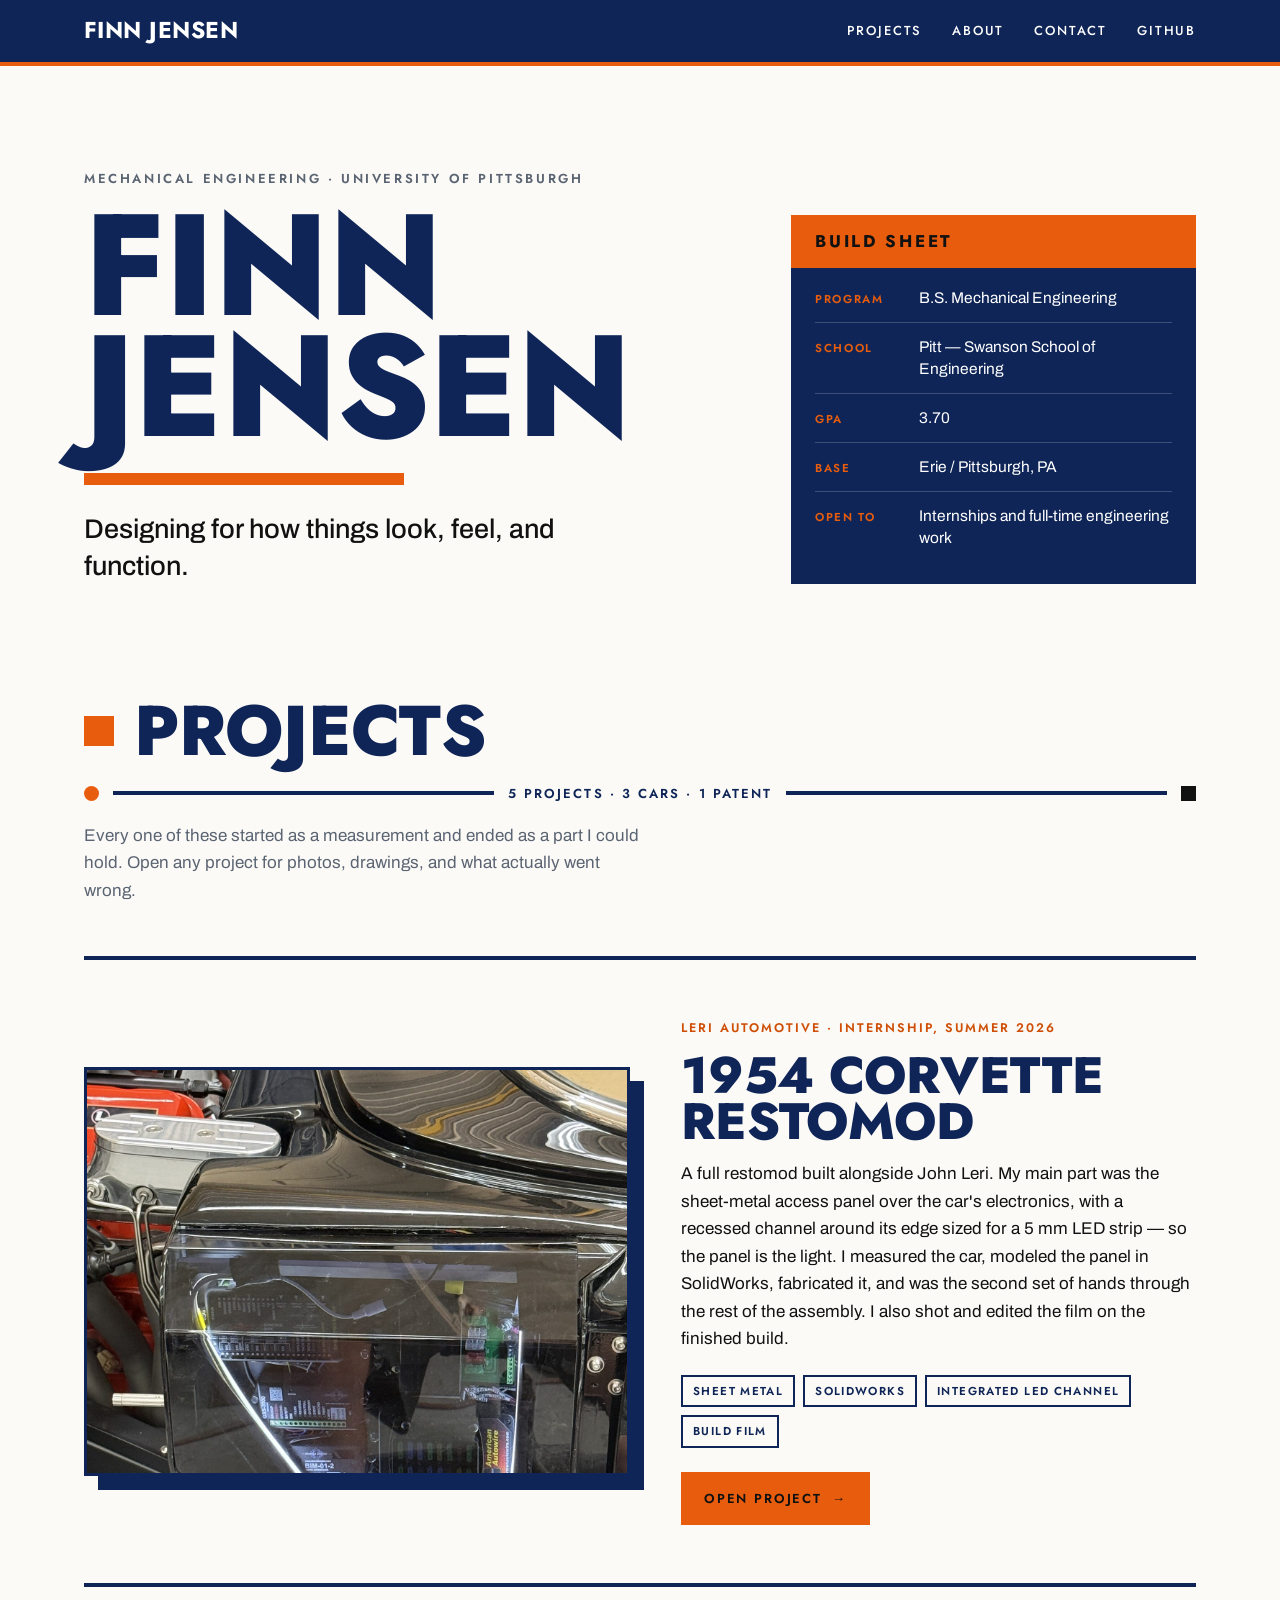
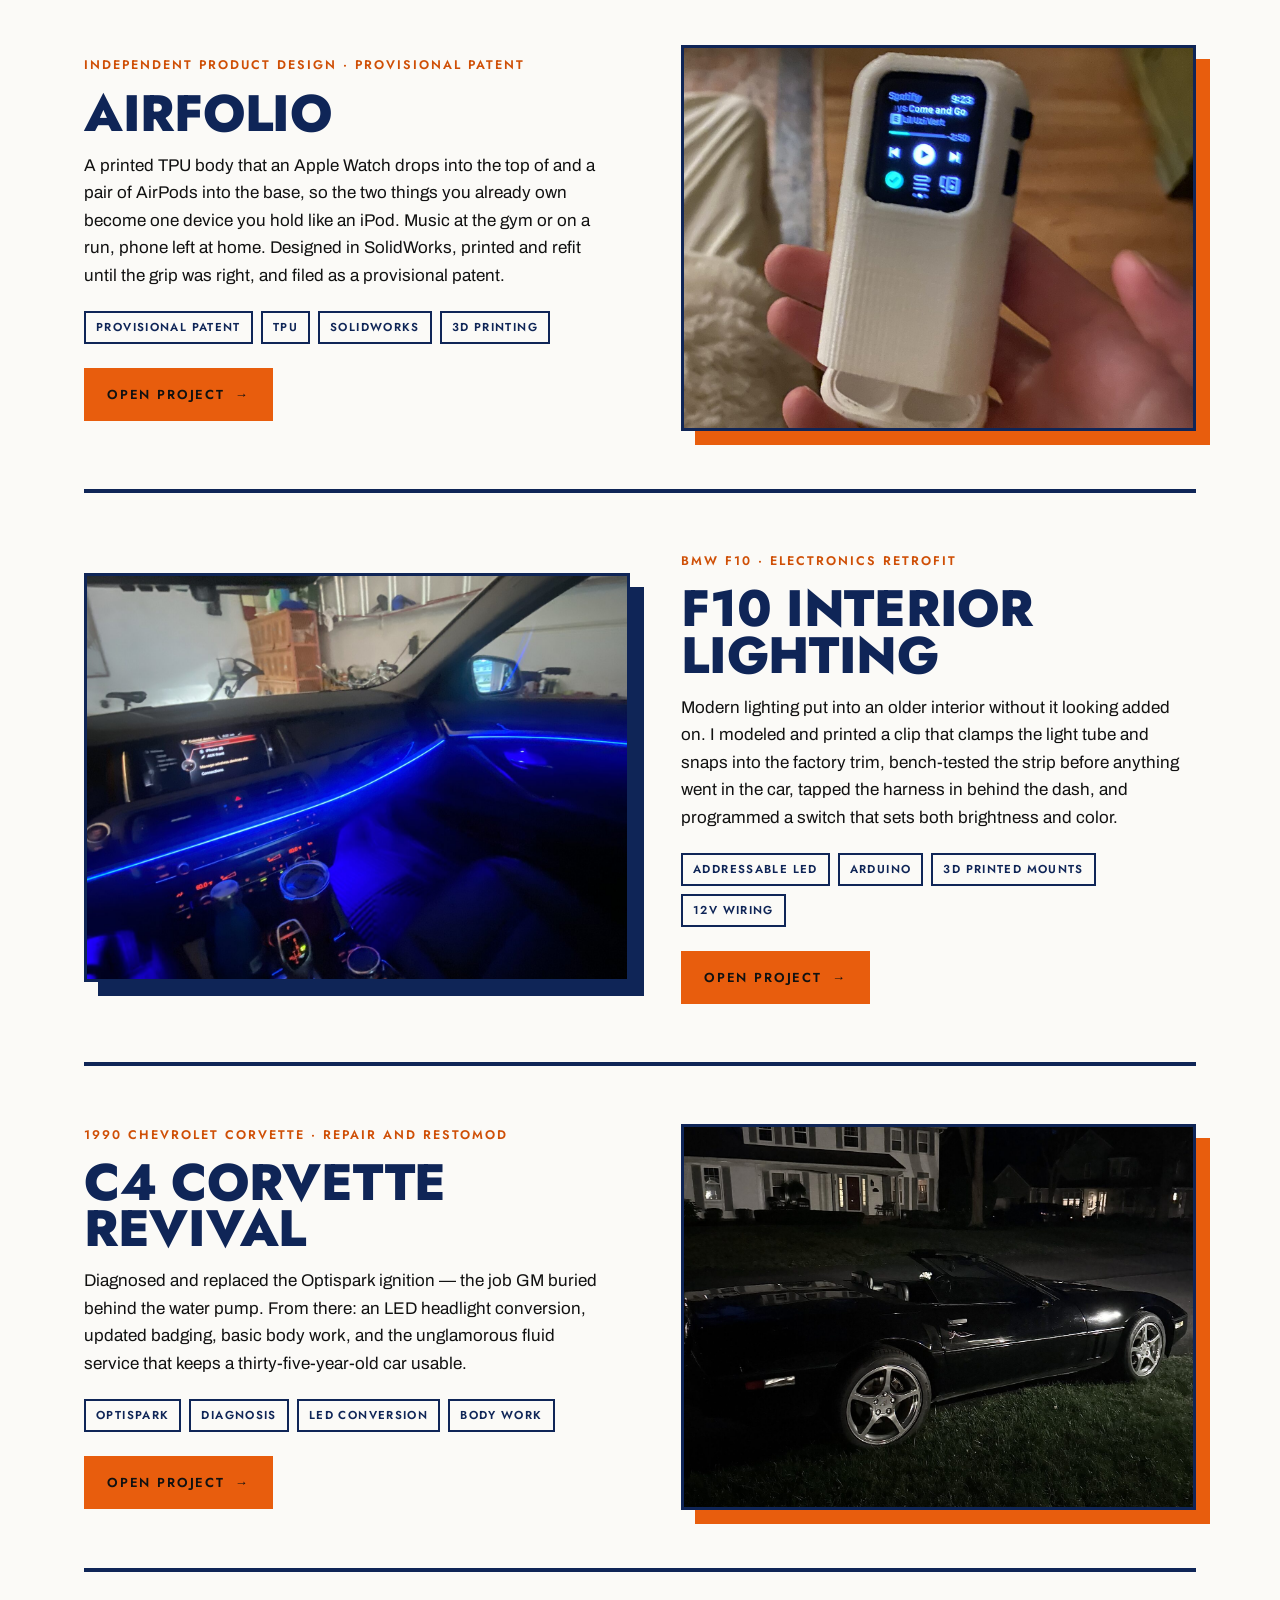
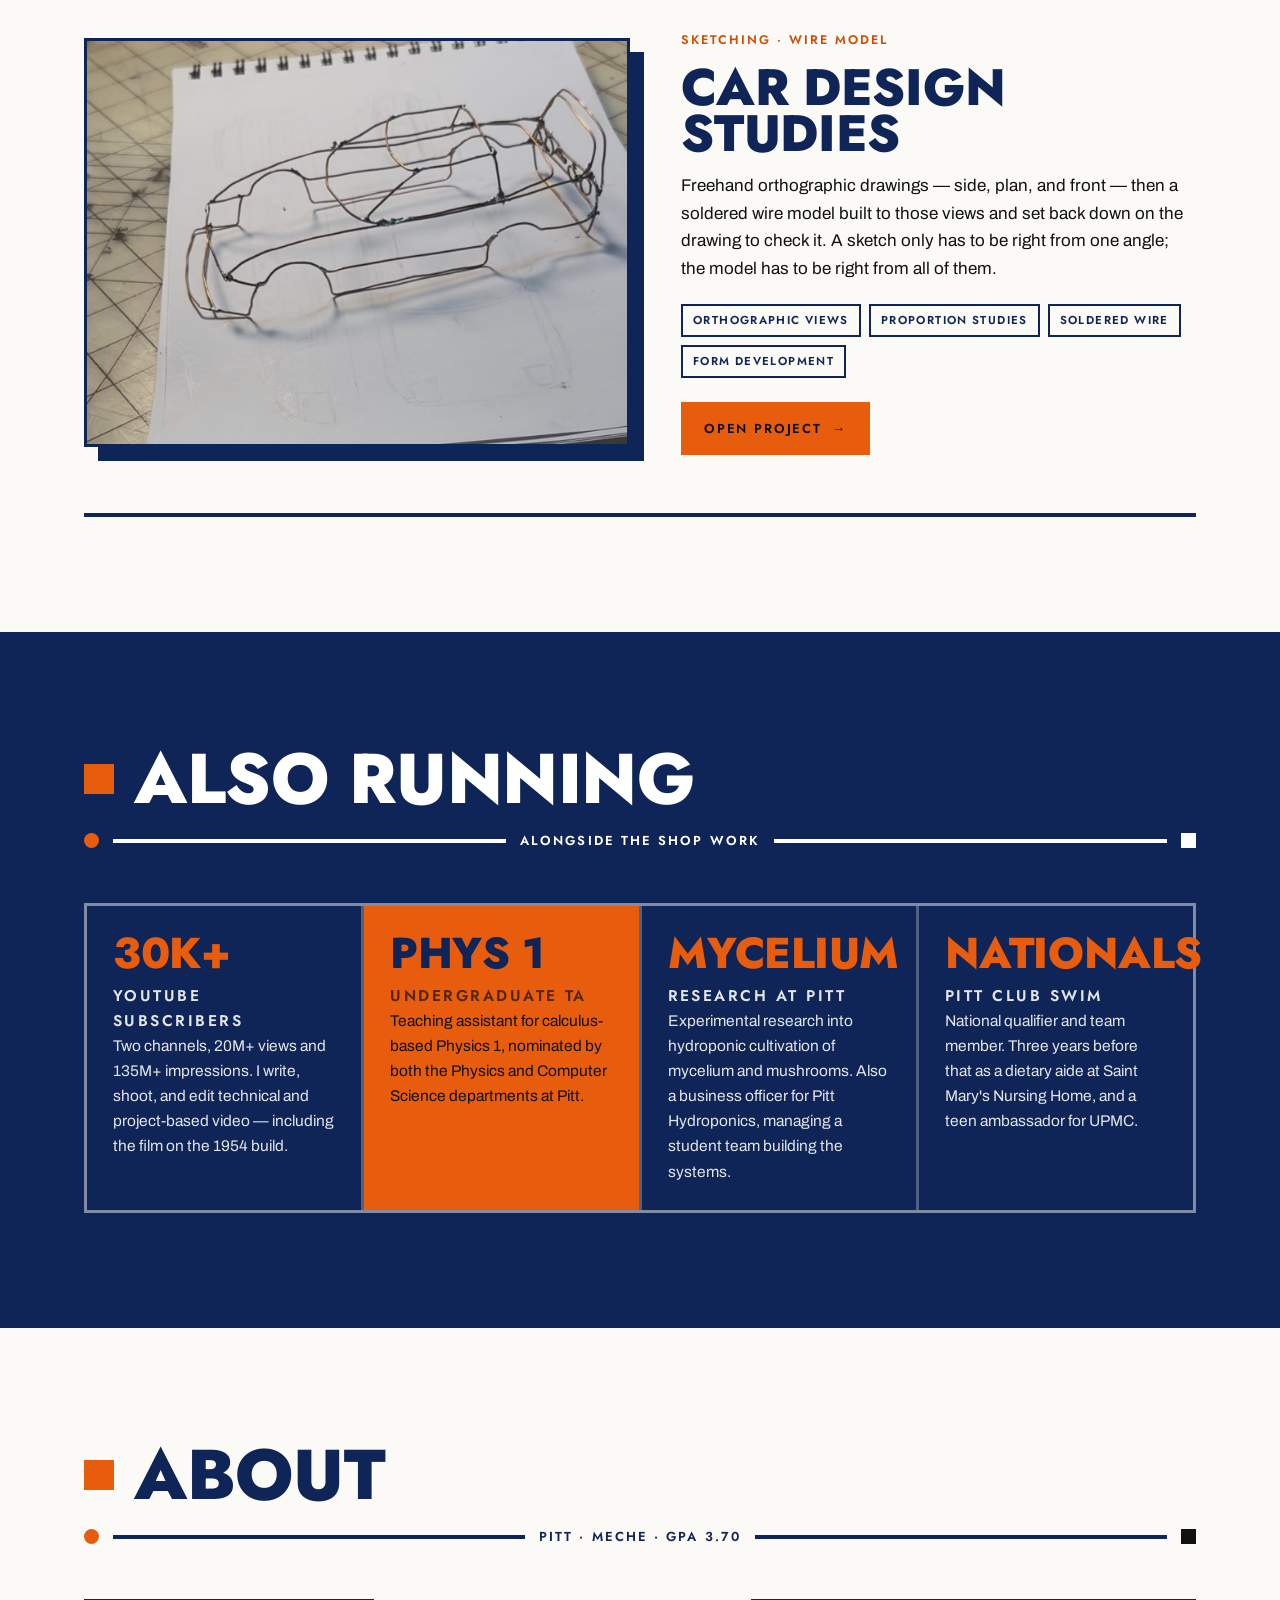
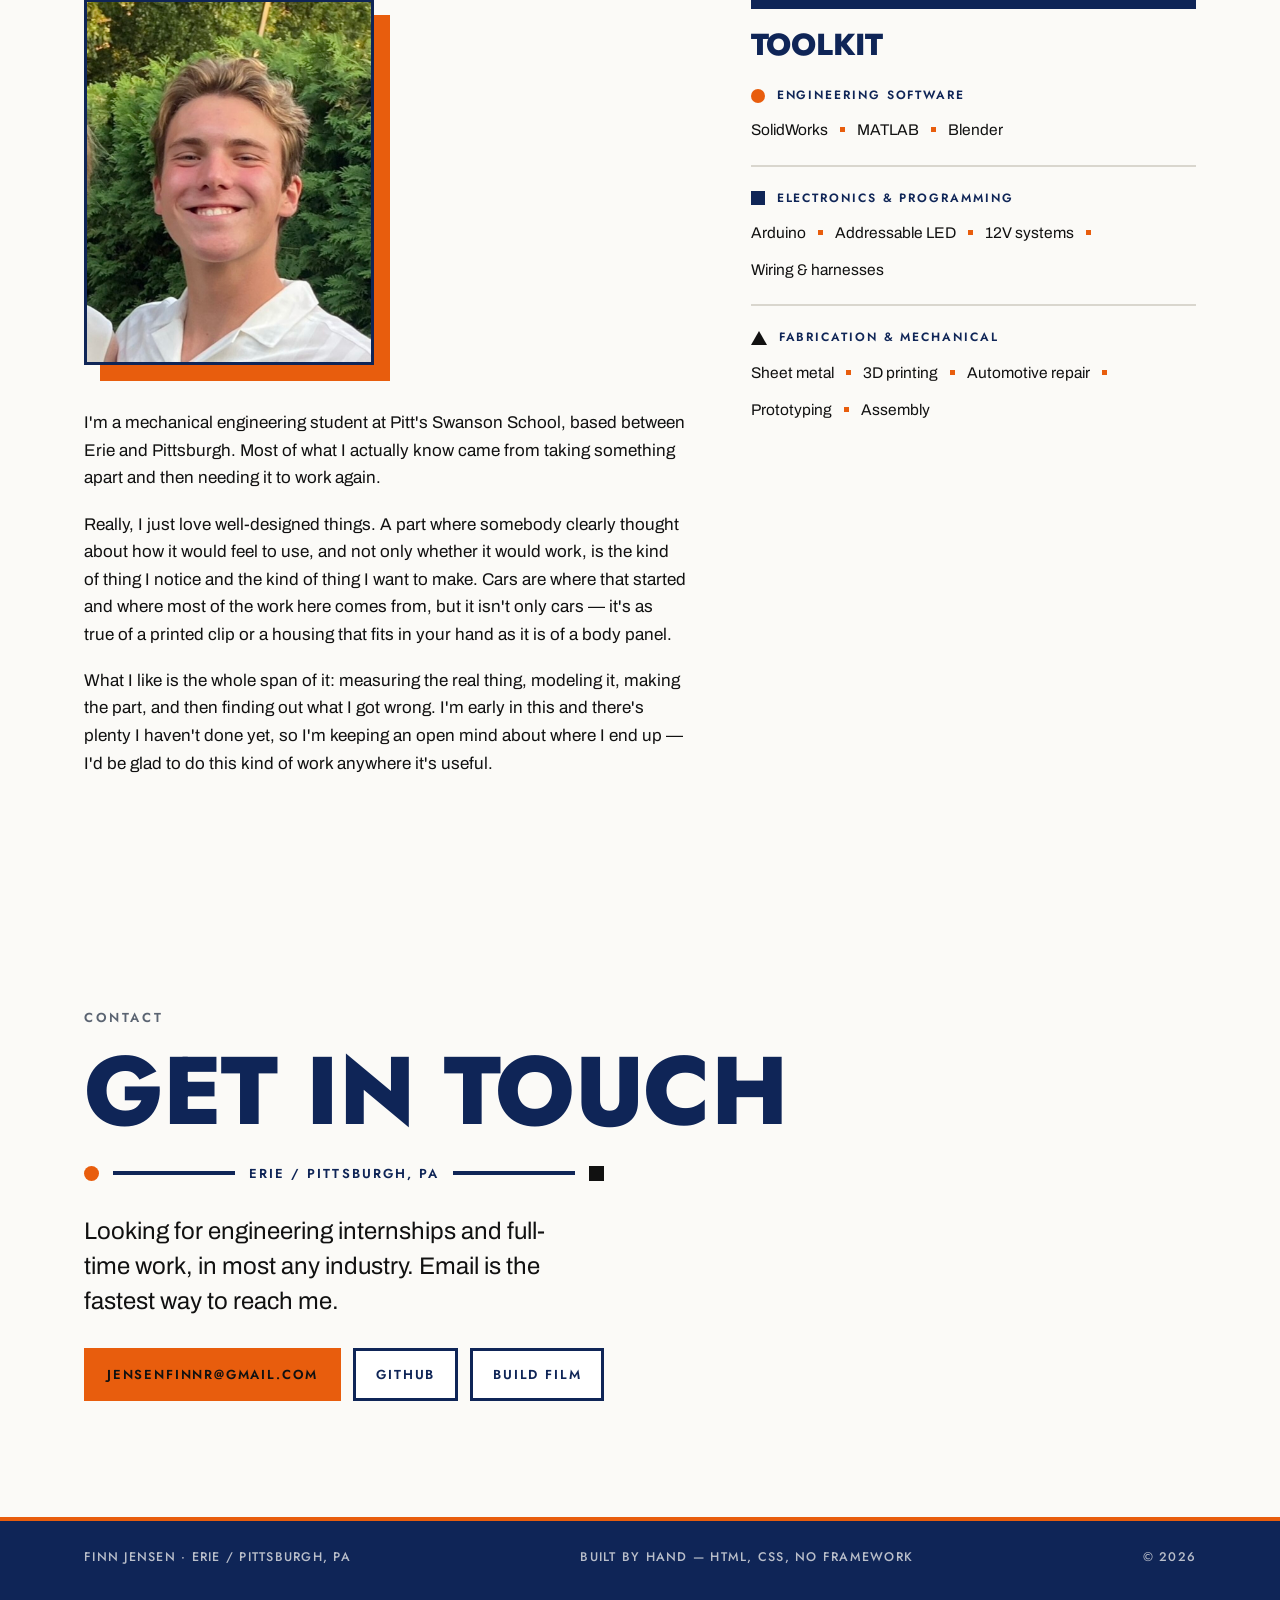
<file: index.html>
<!DOCTYPE html>
<html lang="en">
<head>
<meta charset="utf-8">
<meta name="viewport" content="width=device-width, initial-scale=1">
<title>Finn Jensen — Mechanical Engineering &amp; Automotive Design</title>
<meta name="description" content="Mechanical engineering student at the University of Pittsburgh. Sheet-metal fabrication on a 1954 Corvette restomod, a patented product design, an electronics retrofit, and design studies.">
<meta name="author" content="Finn Jensen">

<meta property="og:type" content="website">
<meta property="og:title" content="Finn Jensen — Mechanical Engineering &amp; Automotive Design">
<meta property="og:description" content="Measure the car, draw the part, cut the metal, wire it up. Five automotive and product design projects.">
<meta property="og:url" content="https://jensenfinnr.github.io/">
<meta name="twitter:card" content="summary_large_image">

<link rel="icon" href="assets/favicon.svg" type="image/svg+xml">
<link rel="preconnect" href="https://fonts.googleapis.com">
<link rel="preconnect" href="https://fonts.gstatic.com" crossorigin>
<link href="https://fonts.googleapis.com/css2?family=Jost:wght@400;500;600;700;800&display=swap" rel="stylesheet">
<link href="https://fonts.googleapis.com/css2?family=Archivo:wght@400;500;600&display=swap" rel="stylesheet">
<link rel="stylesheet" href="assets/css/site.css">
</head>

<body data-root="./">
<a class="skip" href="#main">Skip to content</a>

<header class="topbar">
  <div class="shell topbar__in">
    <a class="mark" href="./">Finn Jensen</a>
    <nav class="navlinks" aria-label="Sections">
      <a href="#projects">Projects</a>
      <a href="#about" class="navlinks__hide">About</a>
      <a href="#contact">Contact</a>
      <a href="https://github.com/jensenfinnr" rel="me noopener">GitHub</a>
    </nav>
  </div>
</header>

<main id="main">

  <!-- ============================ hero ============================ -->
  <section class="hero">
    <div class="shell">
      <div class="hero__grid">
        <div>
          <p class="eyebrow">Mechanical engineering &middot; University of Pittsburgh</p>
          <h1 class="hero__name">Finn<br>Jensen</h1>

          <div class="hero__bar"></div>

          <p class="hero__thesis">Designing for how things look, feel, and function.</p>
        </div>

        <div class="plate">
          <p class="plate__title">Build sheet</p>
          <dl class="spec">
            <div class="spec__row"><dt>Program</dt><dd>B.S. Mechanical Engineering</dd></div>
            <div class="spec__row"><dt>School</dt><dd>Pitt &mdash; Swanson School of Engineering</dd></div>
            <div class="spec__row"><dt>GPA</dt><dd>3.70</dd></div>
            <div class="spec__row"><dt>Base</dt><dd>Erie / Pittsburgh, PA</dd></div>
            <div class="spec__row"><dt>Open to</dt><dd>Internships and full-time engineering work</dd></div>
          </dl>
        </div>
      </div>
    </div>
  </section>

  <!-- ========================== projects ========================== -->
  <section class="band band--flush" id="projects">
    <div class="shell">
      <div class="sec-head reveal">
        <h2 class="sec-head__title">Projects</h2>
        <div class="dim">
          <span class="dim__tick"></span>
          <span class="dim__rule"></span>
          <span class="dim__label">5 projects &middot; 3 cars &middot; 1 patent</span>
          <span class="dim__rule"></span>
          <span class="dim__tick"></span>
        </div>
        <p class="sec-head__sub">Every one of these started as a measurement and ended as a part I could hold. Open any project for photos, drawings, and what actually went wrong.</p>
      </div>

      <div class="projects">

        <!-- 1954 Corvette -->
        <article class="proj reveal">
          <div class="proj__media" data-thumb="corvette-1954" data-alt="1954 Corvette restomod build"></div>
          <div>
            <p class="proj__tag">Leri Automotive &middot; Internship, summer 2026</p>
            <h3 class="proj__title"><a href="projects/corvette-1954.html">1954 Corvette Restomod</a></h3>
            <p class="proj__body">A full restomod built alongside John Leri. My main part was the sheet-metal access panel over the car's electronics, with a recessed channel around its edge sized for a 5&nbsp;mm LED strip &mdash; so the panel is the light. I measured the car, modeled the panel in SolidWorks, fabricated it, and was the second set of hands through the rest of the assembly. I also shot and edited the film on the finished build.</p>
            <ul class="proj__facts">
              <li>Sheet metal</li>
              <li>SolidWorks</li>
              <li>Integrated LED channel</li>
              <li>Build film</li>
            </ul>
            <a class="btn btn--signal" href="projects/corvette-1954.html">Open project <span class="btn__arrow">&rarr;</span></a>
          </div>
        </article>

        <!-- Airfolio -->
        <article class="proj proj--flip reveal">
          <div class="proj__media" data-thumb="airfolio" data-alt="Airfolio TPU part docking AirPods to an Apple Watch"></div>
          <div>
            <p class="proj__tag">Independent product design &middot; Provisional patent</p>
            <h3 class="proj__title"><a href="projects/airfolio.html">Airfolio</a></h3>
            <p class="proj__body">A printed TPU body that an Apple Watch drops into the top of and a pair of AirPods into the base, so the two things you already own become one device you hold like an iPod. Music at the gym or on a run, phone left at home. Designed in SolidWorks, printed and refit until the grip was right, and filed as a provisional patent.</p>
            <ul class="proj__facts">
              <li>Provisional patent</li>
              <li>TPU</li>
              <li>SolidWorks</li>
              <li>3D printing</li>
            </ul>
            <a class="btn btn--signal" href="projects/airfolio.html">Open project <span class="btn__arrow">&rarr;</span></a>
          </div>
        </article>

        <!-- BMW F10 -->
        <article class="proj reveal">
          <div class="proj__media" data-thumb="bmw-f10-lighting" data-alt="Custom interior lighting in a BMW F10"></div>
          <div>
            <p class="proj__tag">BMW F10 &middot; Electronics retrofit</p>
            <h3 class="proj__title"><a href="projects/bmw-f10-lighting.html">F10 Interior Lighting</a></h3>
            <p class="proj__body">Modern lighting put into an older interior without it looking added on. I modeled and printed a clip that clamps the light tube and snaps into the factory trim, bench-tested the strip before anything went in the car, tapped the harness in behind the dash, and programmed a switch that sets both brightness and color.</p>
            <ul class="proj__facts">
              <li>Addressable LED</li>
              <li>Arduino</li>
              <li>3D printed mounts</li>
              <li>12V wiring</li>
            </ul>
            <a class="btn btn--signal" href="projects/bmw-f10-lighting.html">Open project <span class="btn__arrow">&rarr;</span></a>
          </div>
        </article>

        <!-- C4 -->
        <article class="proj proj--flip reveal">
          <div class="proj__media" data-thumb="c4-corvette" data-alt="1990 C4 Corvette repair work"></div>
          <div>
            <p class="proj__tag">1990 Chevrolet Corvette &middot; Repair and restomod</p>
            <h3 class="proj__title"><a href="projects/c4-corvette.html">C4 Corvette Revival</a></h3>
            <p class="proj__body">Diagnosed and replaced the Optispark ignition &mdash; the job GM buried behind the water pump. From there: an LED headlight conversion, updated badging, basic body work, and the unglamorous fluid service that keeps a thirty-five-year-old car usable.</p>
            <ul class="proj__facts">
              <li>Optispark</li>
              <li>Diagnosis</li>
              <li>LED conversion</li>
              <li>Body work</li>
            </ul>
            <a class="btn btn--signal" href="projects/c4-corvette.html">Open project <span class="btn__arrow">&rarr;</span></a>
          </div>
        </article>

        <!-- Design studies -->
        <article class="proj reveal">
          <div class="proj__media" data-thumb="design-studies" data-alt="Car design sketches and a soldered wire model"></div>
          <div>
            <p class="proj__tag">Sketching &middot; Wire model</p>
            <h3 class="proj__title"><a href="projects/design-studies.html">Car Design Studies</a></h3>
            <p class="proj__body">Freehand orthographic drawings &mdash; side, plan, and front &mdash; then a soldered wire model built to those views and set back down on the drawing to check it. A sketch only has to be right from one angle; the model has to be right from all of them.</p>
            <ul class="proj__facts">
              <li>Orthographic views</li>
              <li>Proportion studies</li>
              <li>Soldered wire</li>
              <li>Form development</li>
            </ul>
            <a class="btn btn--signal" href="projects/design-studies.html">Open project <span class="btn__arrow">&rarr;</span></a>
          </div>
        </article>

      </div>
    </div>
  </section>

  <!-- ========================= side work ========================= -->
  <section class="band dark">
    <div class="shell">
      <div class="sec-head reveal">
        <h2 class="sec-head__title">Also running</h2>
        <div class="dim">
          <span class="dim__tick"></span>
          <span class="dim__rule"></span>
          <span class="dim__label">Alongside the shop work</span>
          <span class="dim__rule"></span>
          <span class="dim__tick"></span>
        </div>
      </div>

      <div class="sidework reveal">
        <div class="sidework__cell">
          <span class="sidework__num">30K+</span>
          <p class="sidework__label">YouTube subscribers</p>
          <p>Two channels, 20M+ views and 135M+ impressions. I write, shoot, and edit technical and project-based video &mdash; including the film on the 1954 build.</p>
        </div>
        <div class="sidework__cell">
          <span class="sidework__num">Phys 1</span>
          <p class="sidework__label">Undergraduate TA</p>
          <p>Teaching assistant for calculus-based Physics 1, nominated by both the Physics and Computer Science departments at Pitt.</p>
        </div>
        <div class="sidework__cell">
          <span class="sidework__num">Mycelium</span>
          <p class="sidework__label">Research at Pitt</p>
          <p>Experimental research into hydroponic cultivation of mycelium and mushrooms. Also a business officer for Pitt Hydroponics, managing a student team building the systems.</p>
        </div>
        <div class="sidework__cell">
          <span class="sidework__num">Nationals</span>
          <p class="sidework__label">Pitt club swim</p>
          <p>National qualifier and team member. Three years before that as a dietary aide at Saint Mary's Nursing Home, and a teen ambassador for UPMC.</p>
        </div>
      </div>
    </div>
  </section>

  <!-- =========================== about =========================== -->
  <section class="band" id="about">
    <div class="shell">
      <div class="sec-head reveal">
        <h2 class="sec-head__title">About</h2>
        <div class="dim">
          <span class="dim__tick"></span>
          <span class="dim__rule"></span>
          <span class="dim__label">Pitt &middot; MechE &middot; GPA 3.70</span>
          <span class="dim__rule"></span>
          <span class="dim__tick"></span>
        </div>
      </div>

      <div class="about">
        <div class="reveal">
          <figure class="portrait">
            <img src="assets/images/headshot.jpg" alt="Finn Jensen" width="900" height="1143">
          </figure>
          <div class="prose">
            <p>I'm a mechanical engineering student at Pitt's Swanson School, based between Erie and Pittsburgh. Most of what I actually know came from taking something apart and then needing it to work again.</p>
            <p>Really, I just love well-designed things. A part where somebody clearly thought about how it would feel to use, and not only whether it would work, is the kind of thing I notice and the kind of thing I want to make. Cars are where that started and where most of the work here comes from, but it isn't only cars &mdash; it's as true of a printed clip or a housing that fits in your hand as it is of a body panel.</p>
            <p>What I like is the whole span of it: measuring the real thing, modeling it, making the part, and then finding out what I got wrong. I'm early in this and there's plenty I haven't done yet, so I'm keeping an open mind about where I end up &mdash; I'd be glad to do this kind of work anywhere it's useful.</p>
          </div>
        </div>

        <div class="kit reveal">
          <h3 class="kit__title">Toolkit</h3>
          <div class="kit__group kit__group--circle">
            <p class="kit__head">Engineering software</p>
            <ul class="kit__list">
              <li>SolidWorks</li><li>MATLAB</li><li>Blender</li>
            </ul>
          </div>
          <div class="kit__group kit__group--square">
            <p class="kit__head">Electronics &amp; programming</p>
            <ul class="kit__list">
              <li>Arduino</li><li>Addressable LED</li><li>12V systems</li><li>Wiring &amp; harnesses</li>
            </ul>
          </div>
          <div class="kit__group kit__group--triangle">
            <p class="kit__head">Fabrication &amp; mechanical</p>
            <ul class="kit__list">
              <li>Sheet metal</li><li>3D printing</li><li>Automotive repair</li><li>Prototyping</li><li>Assembly</li>
            </ul>
          </div>
        </div>
      </div>
    </div>
  </section>

  <!-- ========================== contact ========================== -->
  <section class="band" id="contact">
    <div class="shell">
      <p class="eyebrow">Contact</p>
      <h2 class="contact__name">Get in touch</h2>
      <div class="dim dim--tight">
        <span class="dim__tick"></span>
        <span class="dim__rule"></span>
        <span class="dim__label">Erie / Pittsburgh, PA</span>
        <span class="dim__rule"></span>
        <span class="dim__tick"></span>
      </div>
      <p class="lede mt-3">Looking for engineering internships and full-time work, in most any industry. Email is the fastest way to reach me.</p>
      <!-- Want your phone number on the site? Uncomment the next line. -->
      <!-- <p class="eyebrow mt-1">814-746-2642</p> -->
      <div class="btnrow mt-3">
        <a class="btn btn--signal" href="mailto:jensenfinnr@gmail.com">jensenfinnr@gmail.com</a>
        <a class="btn" href="https://github.com/jensenfinnr" rel="me noopener">GitHub</a>
        <a class="btn" href="https://www.youtube.com/watch?v=Jm3L-p5H37w" rel="noopener">Build film</a>
        <!-- Résumé: save your PDF as assets/finn-jensen-resume.pdf, then uncomment this line.
        <a class="btn" href="assets/finn-jensen-resume.pdf">Resume (PDF)</a>
        -->
      </div>
    </div>
  </section>

</main>

<footer class="footer">
  <div class="shell footer__in">
    <span>Finn Jensen &middot; Erie / Pittsburgh, PA</span>
    <span>Built by hand &mdash; HTML, CSS, no framework</span>
    <span>&copy; <span data-year>2026</span></span>
  </div>
</footer>

<script src="assets/js/media.js"></script>
<script src="assets/js/site.js"></script>
</body>
</html>
</file>
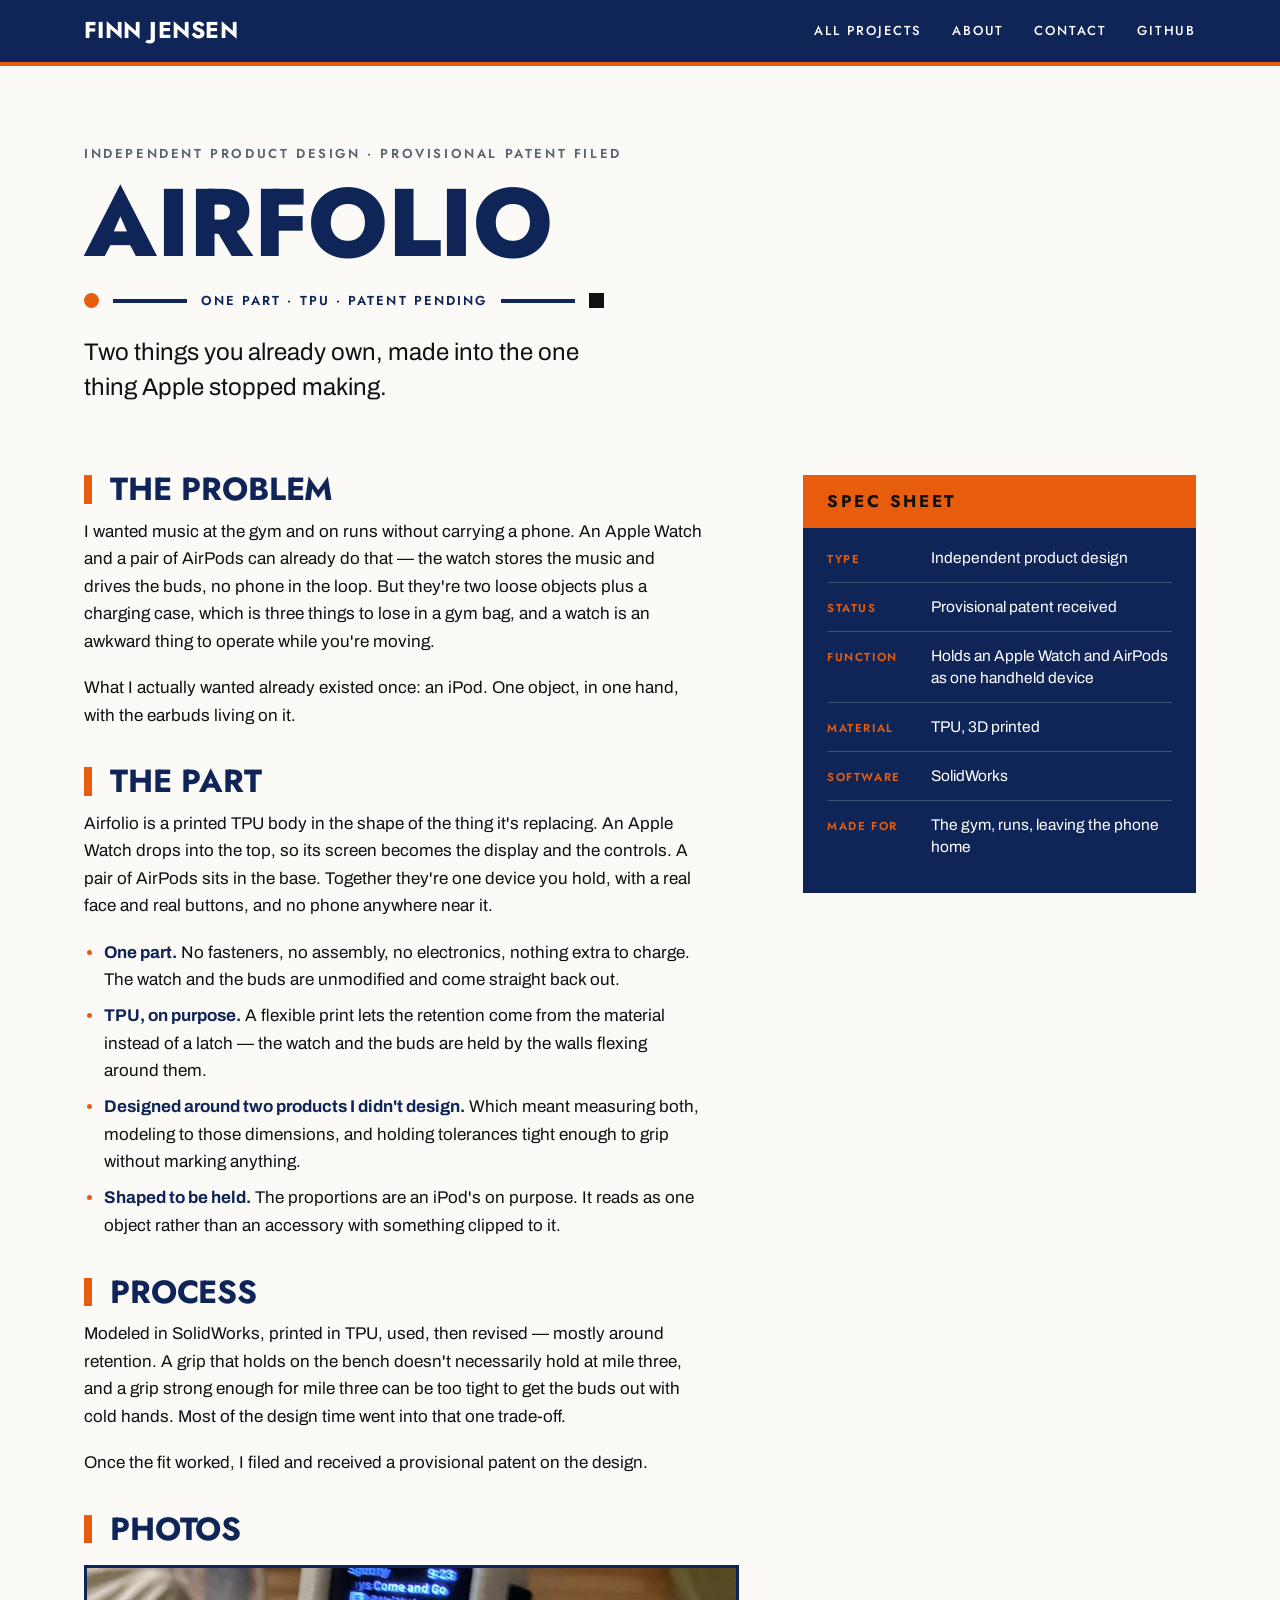
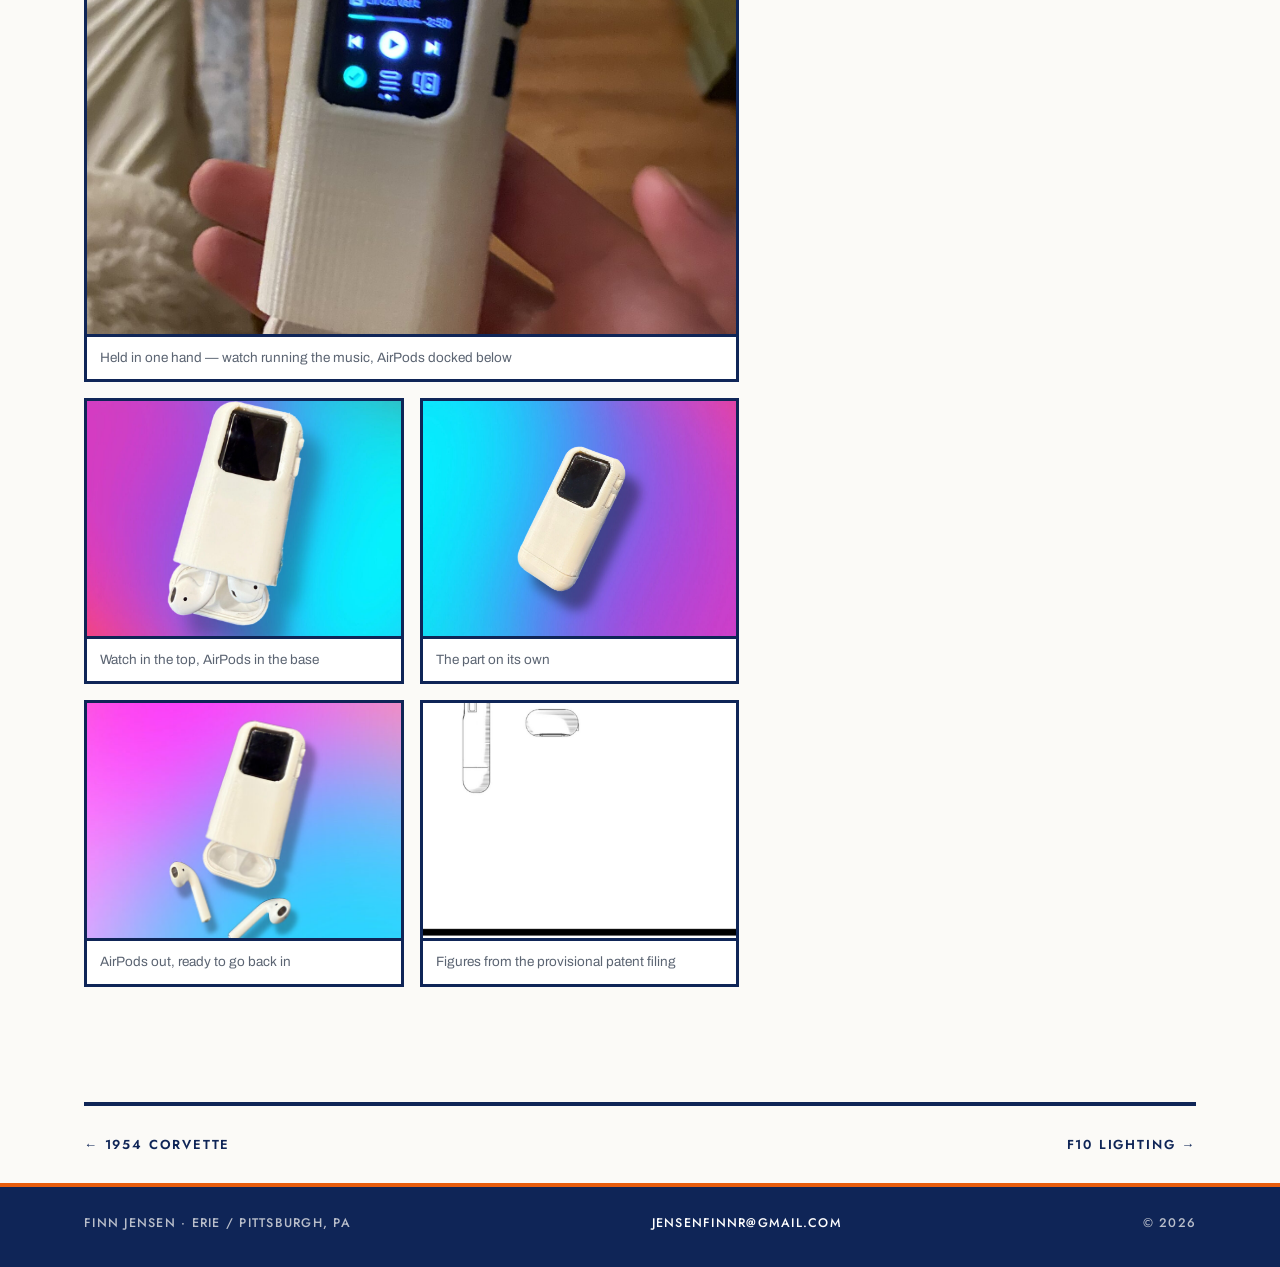
<file: projects/airfolio.html>
<!DOCTYPE html>
<html lang="en">
<head>
<meta charset="utf-8">
<meta name="viewport" content="width=device-width, initial-scale=1">
<title>Airfolio — Finn Jensen</title>
<meta name="description" content="Airfolio: a printed TPU housing that holds an Apple Watch and a pair of AirPods as one handheld device. Designed in SolidWorks, provisional patent received.">
<link rel="icon" href="../assets/favicon.svg" type="image/svg+xml">
<link rel="preconnect" href="https://fonts.googleapis.com">
<link rel="preconnect" href="https://fonts.gstatic.com" crossorigin>
<link href="https://fonts.googleapis.com/css2?family=Jost:wght@400;500;600;700;800&display=swap" rel="stylesheet">
<link href="https://fonts.googleapis.com/css2?family=Archivo:wght@400;500;600&display=swap" rel="stylesheet">
<link rel="stylesheet" href="../assets/css/site.css">
</head>

<body data-root="../">
<a class="skip" href="#main">Skip to content</a>

<header class="topbar">
  <div class="shell topbar__in">
    <a class="mark" href="../">Finn Jensen</a>
    <nav class="navlinks" aria-label="Sections">
      <a href="../#projects">All projects</a>
      <a href="../#about" class="navlinks__hide">About</a>
      <a href="../#contact">Contact</a>
      <a href="https://github.com/jensenfinnr" rel="me noopener">GitHub</a>
    </nav>
  </div>
</header>

<main id="main">

  <section class="detail-hero">
    <div class="shell">
      <p class="eyebrow">Independent product design &middot; Provisional patent filed</p>
      <h1 class="detail-hero__title">Airfolio</h1>
      <div class="dim dim--tight">
        <span class="dim__tick"></span>
        <span class="dim__rule"></span>
        <span class="dim__label">One part &middot; TPU &middot; Patent pending</span>
        <span class="dim__rule"></span>
        <span class="dim__tick"></span>
      </div>
      <p class="lede mt-2">Two things you already own, made into the one thing Apple stopped making.</p>
    </div>
  </section>

  <div class="shell detail">
    <div>
      <div class="prose">
        <h2 class="h3-sub">The problem</h2>
        <p>I wanted music at the gym and on runs without carrying a phone. An Apple Watch and a pair of AirPods can already do that &mdash; the watch stores the music and drives the buds, no phone in the loop. But they're two loose objects plus a charging case, which is three things to lose in a gym bag, and a watch is an awkward thing to operate while you're moving.</p>
        <p>What I actually wanted already existed once: an iPod. One object, in one hand, with the earbuds living on it.</p>

        <h2 class="h3-sub">The part</h2>
        <p>Airfolio is a printed TPU body in the shape of the thing it's replacing. An Apple Watch drops into the top, so its screen becomes the display and the controls. A pair of AirPods sits in the base. Together they're one device you hold, with a real face and real buttons, and no phone anywhere near it.</p>
        <ul>
          <li><strong>One part.</strong> No fasteners, no assembly, no electronics, nothing extra to charge. The watch and the buds are unmodified and come straight back out.</li>
          <li><strong>TPU, on purpose.</strong> A flexible print lets the retention come from the material instead of a latch &mdash; the watch and the buds are held by the walls flexing around them.</li>
          <li><strong>Designed around two products I didn't design.</strong> Which meant measuring both, modeling to those dimensions, and holding tolerances tight enough to grip without marking anything.</li>
          <li><strong>Shaped to be held.</strong> The proportions are an iPod's on purpose. It reads as one object rather than an accessory with something clipped to it.</li>
        </ul>

        <h2 class="h3-sub">Process</h2>
        <p>Modeled in SolidWorks, printed in TPU, used, then revised &mdash; mostly around retention. A grip that holds on the bench doesn't necessarily hold at mile three, and a grip strong enough for mile three can be too tight to get the buds out with cold hands. Most of the design time went into that one trade-off.</p>
        <p>Once the fit worked, I filed and received a provisional patent on the design.</p>
      </div>

      <h2 class="h3-sub">Photos</h2>
      <div class="gallery" data-gallery="airfolio"></div>
    </div>

    <aside class="detail__aside">
      <div class="plate">
        <p class="plate__title">Spec sheet</p>
        <dl class="spec">
          <div class="spec__row"><dt>Type</dt><dd>Independent product design</dd></div>
          <div class="spec__row"><dt>Status</dt><dd>Provisional patent received</dd></div>
          <div class="spec__row"><dt>Function</dt><dd>Holds an Apple Watch and AirPods as one handheld device</dd></div>
          <div class="spec__row"><dt>Material</dt><dd>TPU, 3D printed</dd></div>
          <div class="spec__row"><dt>Software</dt><dd>SolidWorks</dd></div>
          <div class="spec__row"><dt>Made for</dt><dd>The gym, runs, leaving the phone home</dd></div>
        </dl>
      </div>
    </aside>
  </div>

  <div class="shell">
    <nav class="pager" aria-label="Project navigation">
      <a href="corvette-1954.html">&larr; 1954 Corvette</a>
      <a href="bmw-f10-lighting.html">F10 lighting &rarr;</a>
    </nav>
  </div>

</main>

<footer class="footer">
  <div class="shell footer__in">
    <span>Finn Jensen &middot; Erie / Pittsburgh, PA</span>
    <span><a href="mailto:jensenfinnr@gmail.com">jensenfinnr@gmail.com</a></span>
    <span>&copy; <span data-year>2026</span></span>
  </div>
</footer>

<script src="../assets/js/media.js"></script>
<script src="../assets/js/site.js"></script>
</body>
</html>
</file>
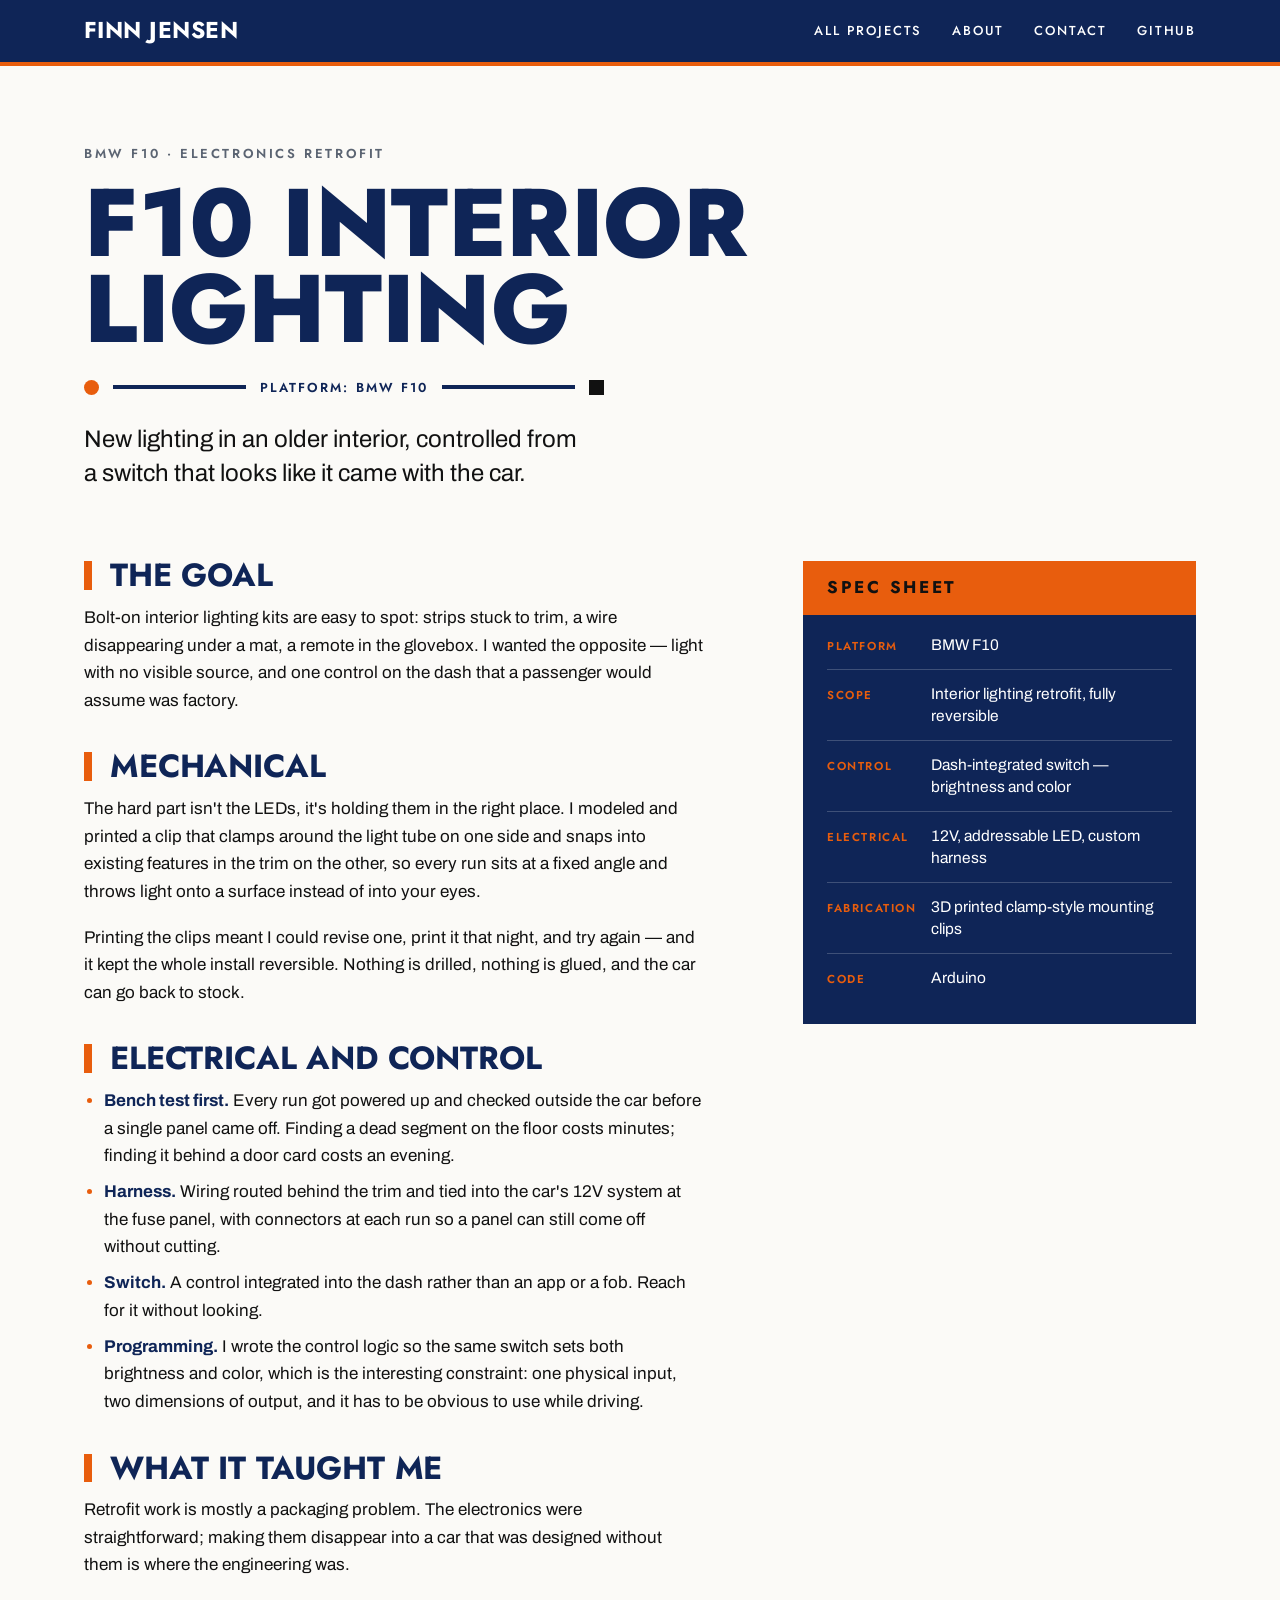
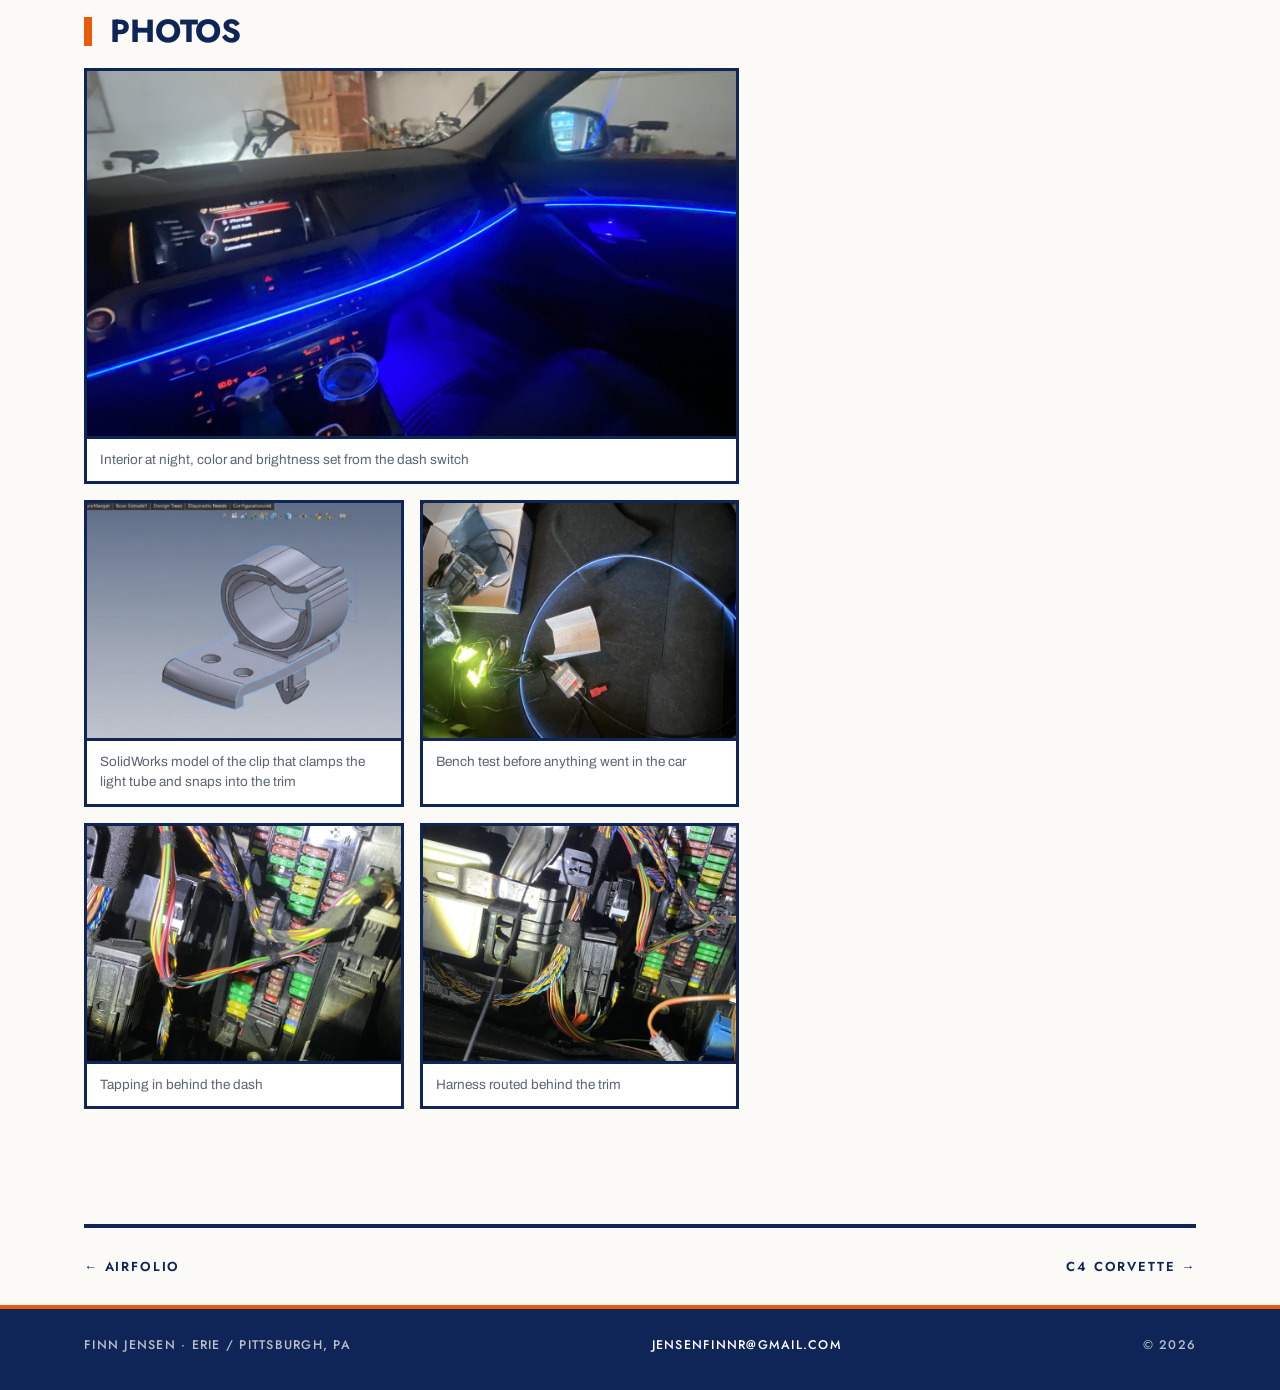
<file: projects/bmw-f10-lighting.html>
<!DOCTYPE html>
<html lang="en">
<head>
<meta charset="utf-8">
<meta name="viewport" content="width=device-width, initial-scale=1">
<title>F10 Interior Lighting — Finn Jensen</title>
<meta name="description" content="Custom interior lighting retrofit in a BMW F10: 3D printed mounting points, wired harness, and a dash-integrated switch programmed to control brightness and color.">
<link rel="icon" href="../assets/favicon.svg" type="image/svg+xml">
<link rel="preconnect" href="https://fonts.googleapis.com">
<link rel="preconnect" href="https://fonts.gstatic.com" crossorigin>
<link href="https://fonts.googleapis.com/css2?family=Jost:wght@400;500;600;700;800&display=swap" rel="stylesheet">
<link href="https://fonts.googleapis.com/css2?family=Archivo:wght@400;500;600&display=swap" rel="stylesheet">
<link rel="stylesheet" href="../assets/css/site.css">
</head>

<body data-root="../">
<a class="skip" href="#main">Skip to content</a>

<header class="topbar">
  <div class="shell topbar__in">
    <a class="mark" href="../">Finn Jensen</a>
    <nav class="navlinks" aria-label="Sections">
      <a href="../#projects">All projects</a>
      <a href="../#about" class="navlinks__hide">About</a>
      <a href="../#contact">Contact</a>
      <a href="https://github.com/jensenfinnr" rel="me noopener">GitHub</a>
    </nav>
  </div>
</header>

<main id="main">

  <section class="detail-hero">
    <div class="shell">
      <p class="eyebrow">BMW F10 &middot; Electronics retrofit</p>
      <h1 class="detail-hero__title">F10 Interior<br>Lighting</h1>
      <div class="dim dim--tight">
        <span class="dim__tick"></span>
        <span class="dim__rule"></span>
        <span class="dim__label">Platform: BMW F10</span>
        <span class="dim__rule"></span>
        <span class="dim__tick"></span>
      </div>
      <p class="lede mt-2">New lighting in an older interior, controlled from a switch that looks like it came with the car.</p>
    </div>
  </section>

  <div class="shell detail">
    <div>
      <div class="prose">
        <h2 class="h3-sub">The goal</h2>
        <p>Bolt-on interior lighting kits are easy to spot: strips stuck to trim, a wire disappearing under a mat, a remote in the glovebox. I wanted the opposite &mdash; light with no visible source, and one control on the dash that a passenger would assume was factory.</p>

        <h2 class="h3-sub">Mechanical</h2>
        <p>The hard part isn't the LEDs, it's holding them in the right place. I modeled and printed a clip that clamps around the light tube on one side and snaps into existing features in the trim on the other, so every run sits at a fixed angle and throws light onto a surface instead of into your eyes.</p>
        <p>Printing the clips meant I could revise one, print it that night, and try again &mdash; and it kept the whole install reversible. Nothing is drilled, nothing is glued, and the car can go back to stock.</p>

        <h2 class="h3-sub">Electrical and control</h2>
        <ul>
          <li><strong>Bench test first.</strong> Every run got powered up and checked outside the car before a single panel came off. Finding a dead segment on the floor costs minutes; finding it behind a door card costs an evening.</li>
          <li><strong>Harness.</strong> Wiring routed behind the trim and tied into the car's 12V system at the fuse panel, with connectors at each run so a panel can still come off without cutting.</li>
          <li><strong>Switch.</strong> A control integrated into the dash rather than an app or a fob. Reach for it without looking.</li>
          <li><strong>Programming.</strong> I wrote the control logic so the same switch sets both brightness and color, which is the interesting constraint: one physical input, two dimensions of output, and it has to be obvious to use while driving.</li>
        </ul>

        <h2 class="h3-sub">What it taught me</h2>
        <p>Retrofit work is mostly a packaging problem. The electronics were straightforward; making them disappear into a car that was designed without them is where the engineering was.</p>
      </div>

      <h2 class="h3-sub">Photos</h2>
      <div class="gallery" data-gallery="bmw-f10-lighting"></div>
    </div>

    <aside class="detail__aside">
      <div class="plate">
        <p class="plate__title">Spec sheet</p>
        <dl class="spec">
          <div class="spec__row"><dt>Platform</dt><dd>BMW F10</dd></div>
          <div class="spec__row"><dt>Scope</dt><dd>Interior lighting retrofit, fully reversible</dd></div>
          <div class="spec__row"><dt>Control</dt><dd>Dash-integrated switch &mdash; brightness and color</dd></div>
          <div class="spec__row"><dt>Electrical</dt><dd>12V, addressable LED, custom harness</dd></div>
          <div class="spec__row"><dt>Fabrication</dt><dd>3D printed clamp-style mounting clips</dd></div>
          <div class="spec__row"><dt>Code</dt><dd>Arduino</dd></div>
        </dl>
      </div>
    </aside>
  </div>

  <div class="shell">
    <nav class="pager" aria-label="Project navigation">
      <a href="airfolio.html">&larr; Airfolio</a>
      <a href="c4-corvette.html">C4 Corvette &rarr;</a>
    </nav>
  </div>

</main>

<footer class="footer">
  <div class="shell footer__in">
    <span>Finn Jensen &middot; Erie / Pittsburgh, PA</span>
    <span><a href="mailto:jensenfinnr@gmail.com">jensenfinnr@gmail.com</a></span>
    <span>&copy; <span data-year>2026</span></span>
  </div>
</footer>

<script src="../assets/js/media.js"></script>
<script src="../assets/js/site.js"></script>
</body>
</html>
</file>
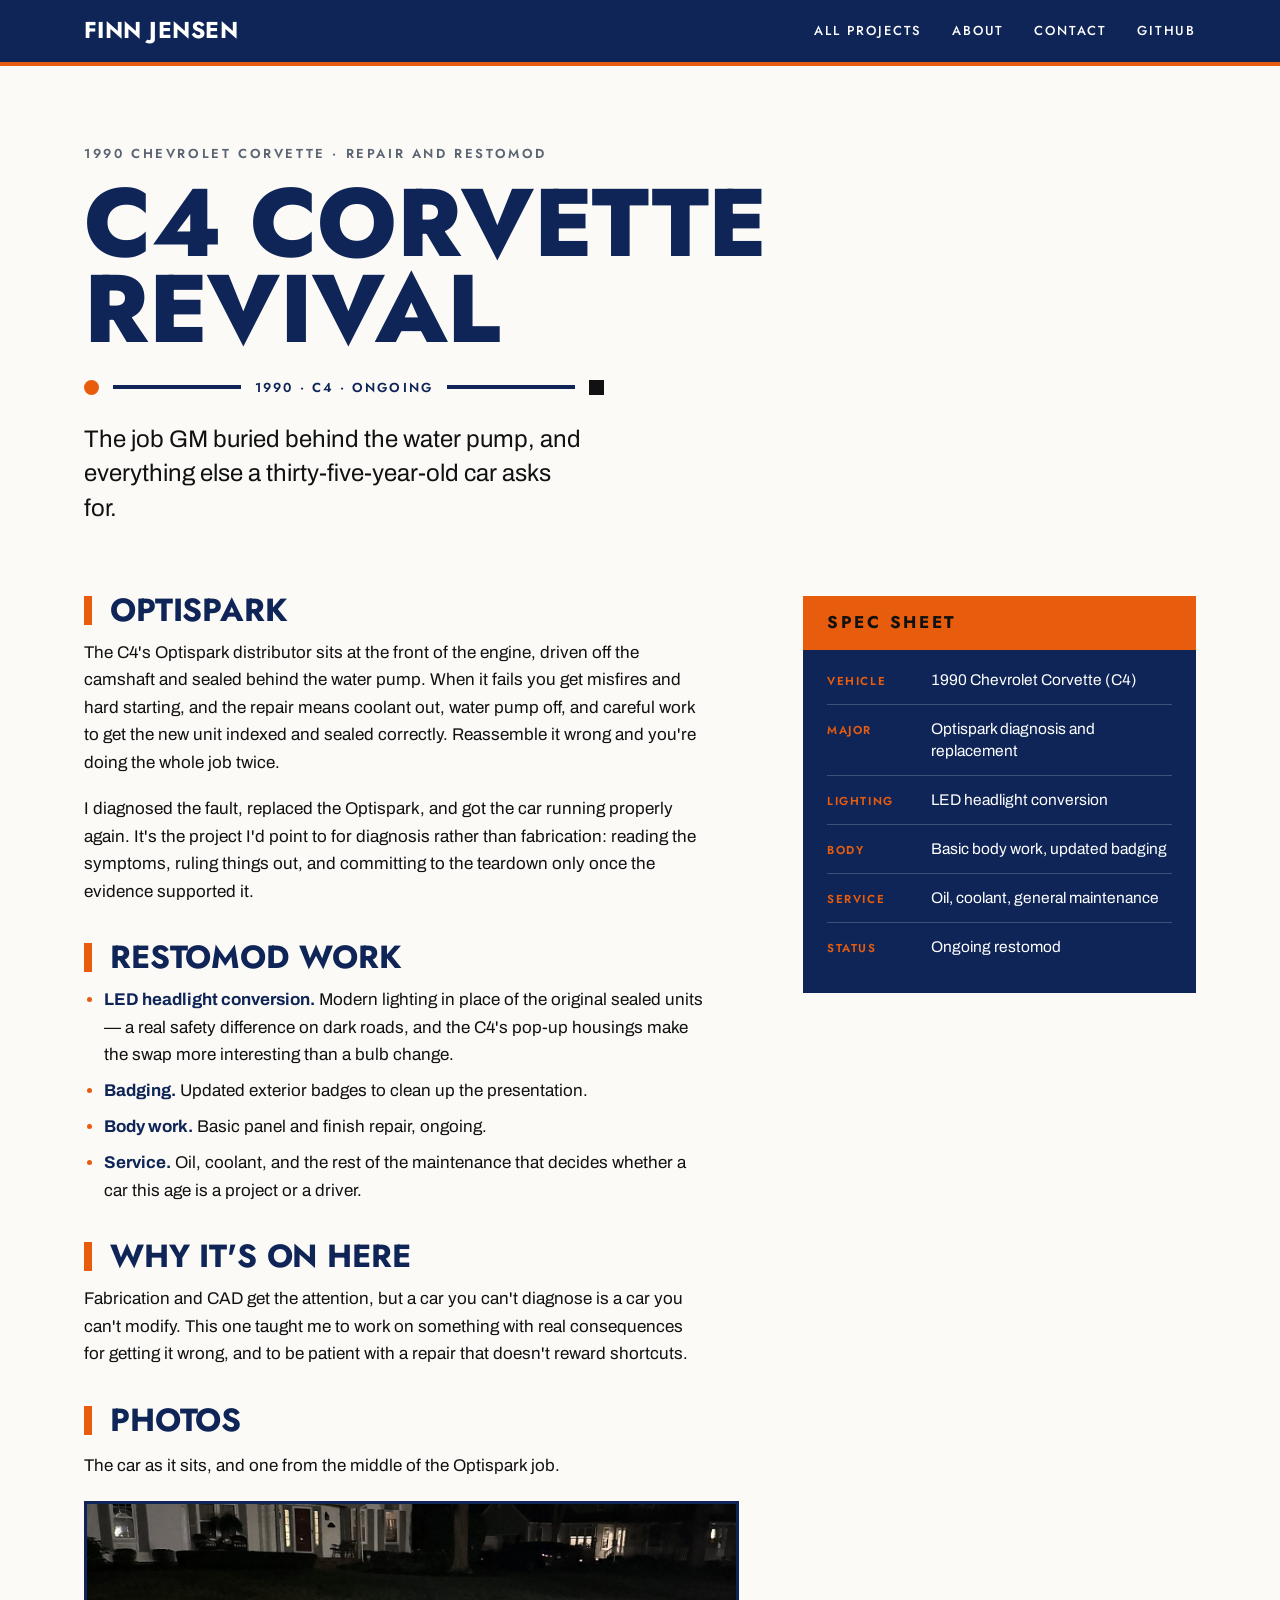
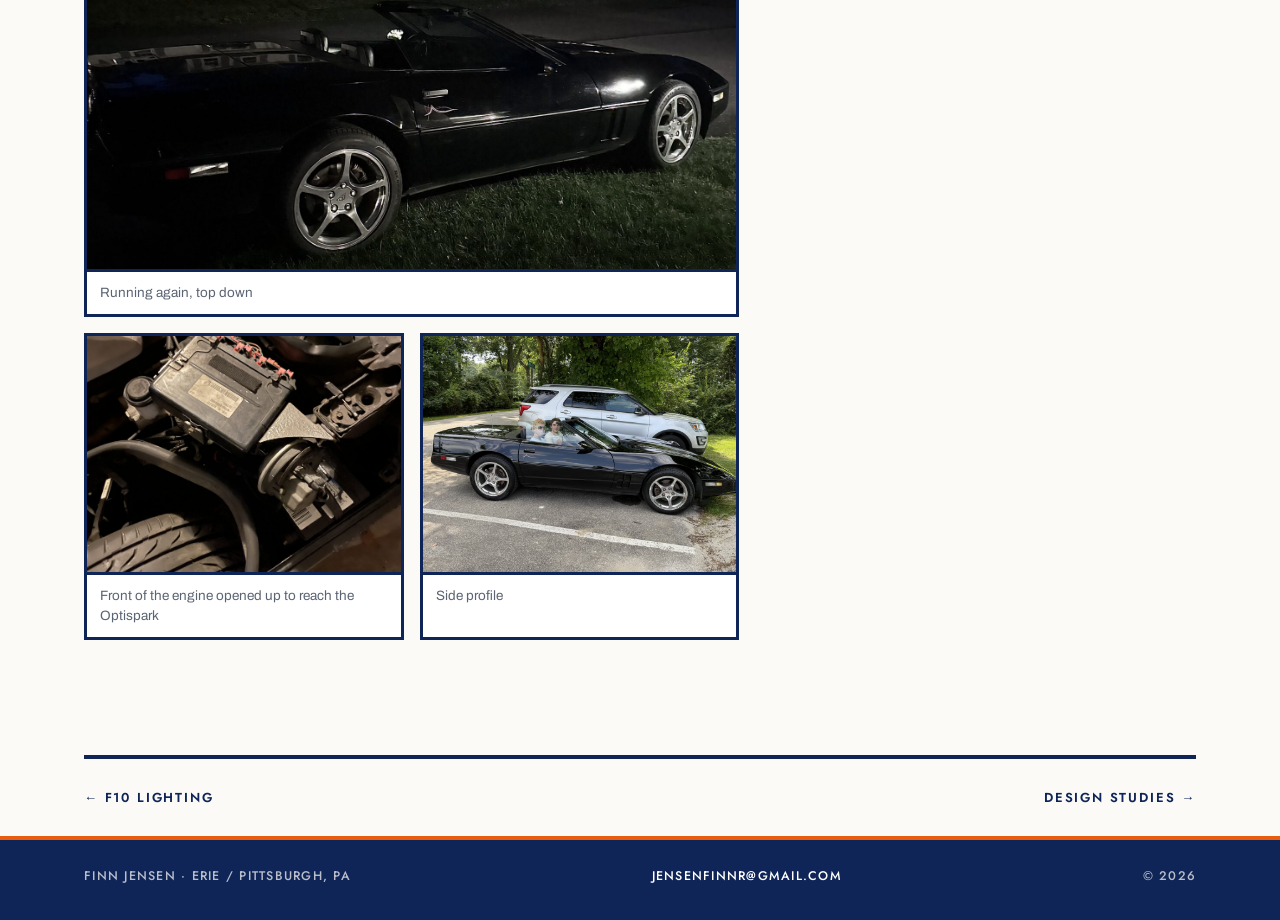
<file: projects/c4-corvette.html>
<!DOCTYPE html>
<html lang="en">
<head>
<meta charset="utf-8">
<meta name="viewport" content="width=device-width, initial-scale=1">
<title>C4 Corvette Revival — Finn Jensen</title>
<meta name="description" content="1990 Chevrolet Corvette: Optispark ignition diagnosis and replacement, LED headlight conversion, badging, body work, and routine service.">
<link rel="icon" href="../assets/favicon.svg" type="image/svg+xml">
<link rel="preconnect" href="https://fonts.googleapis.com">
<link rel="preconnect" href="https://fonts.gstatic.com" crossorigin>
<link href="https://fonts.googleapis.com/css2?family=Jost:wght@400;500;600;700;800&display=swap" rel="stylesheet">
<link href="https://fonts.googleapis.com/css2?family=Archivo:wght@400;500;600&display=swap" rel="stylesheet">
<link rel="stylesheet" href="../assets/css/site.css">
</head>

<body data-root="../">
<a class="skip" href="#main">Skip to content</a>

<header class="topbar">
  <div class="shell topbar__in">
    <a class="mark" href="../">Finn Jensen</a>
    <nav class="navlinks" aria-label="Sections">
      <a href="../#projects">All projects</a>
      <a href="../#about" class="navlinks__hide">About</a>
      <a href="../#contact">Contact</a>
      <a href="https://github.com/jensenfinnr" rel="me noopener">GitHub</a>
    </nav>
  </div>
</header>

<main id="main">

  <section class="detail-hero">
    <div class="shell">
      <p class="eyebrow">1990 Chevrolet Corvette &middot; Repair and restomod</p>
      <h1 class="detail-hero__title">C4 Corvette<br>Revival</h1>
      <div class="dim dim--tight">
        <span class="dim__tick"></span>
        <span class="dim__rule"></span>
        <span class="dim__label">1990 &middot; C4 &middot; Ongoing</span>
        <span class="dim__rule"></span>
        <span class="dim__tick"></span>
      </div>
      <p class="lede mt-2">The job GM buried behind the water pump, and everything else a thirty-five-year-old car asks for.</p>
    </div>
  </section>

  <div class="shell detail">
    <div>
      <div class="prose">
        <h2 class="h3-sub">Optispark</h2>
        <p>The C4's Optispark distributor sits at the front of the engine, driven off the camshaft and sealed behind the water pump. When it fails you get misfires and hard starting, and the repair means coolant out, water pump off, and careful work to get the new unit indexed and sealed correctly. Reassemble it wrong and you're doing the whole job twice.</p>
        <p>I diagnosed the fault, replaced the Optispark, and got the car running properly again. It's the project I'd point to for diagnosis rather than fabrication: reading the symptoms, ruling things out, and committing to the teardown only once the evidence supported it.</p>

        <h2 class="h3-sub">Restomod work</h2>
        <ul>
          <li><strong>LED headlight conversion.</strong> Modern lighting in place of the original sealed units &mdash; a real safety difference on dark roads, and the C4's pop-up housings make the swap more interesting than a bulb change.</li>
          <li><strong>Badging.</strong> Updated exterior badges to clean up the presentation.</li>
          <li><strong>Body work.</strong> Basic panel and finish repair, ongoing.</li>
          <li><strong>Service.</strong> Oil, coolant, and the rest of the maintenance that decides whether a car this age is a project or a driver.</li>
        </ul>

        <h2 class="h3-sub">Why it's on here</h2>
        <p>Fabrication and CAD get the attention, but a car you can't diagnose is a car you can't modify. This one taught me to work on something with real consequences for getting it wrong, and to be patient with a repair that doesn't reward shortcuts.</p>
      </div>

      <h2 class="h3-sub">Photos</h2>
      <p class="prose">The car as it sits, and one from the middle of the Optispark job.</p>
      <div class="gallery" data-gallery="c4-corvette"></div>
    </div>

    <aside class="detail__aside">
      <div class="plate">
        <p class="plate__title">Spec sheet</p>
        <dl class="spec">
          <div class="spec__row"><dt>Vehicle</dt><dd>1990 Chevrolet Corvette (C4)</dd></div>
          <div class="spec__row"><dt>Major</dt><dd>Optispark diagnosis and replacement</dd></div>
          <div class="spec__row"><dt>Lighting</dt><dd>LED headlight conversion</dd></div>
          <div class="spec__row"><dt>Body</dt><dd>Basic body work, updated badging</dd></div>
          <div class="spec__row"><dt>Service</dt><dd>Oil, coolant, general maintenance</dd></div>
          <div class="spec__row"><dt>Status</dt><dd>Ongoing restomod</dd></div>
        </dl>
      </div>
    </aside>
  </div>

  <div class="shell">
    <nav class="pager" aria-label="Project navigation">
      <a href="bmw-f10-lighting.html">&larr; F10 lighting</a>
      <a href="design-studies.html">Design studies &rarr;</a>
    </nav>
  </div>

</main>

<footer class="footer">
  <div class="shell footer__in">
    <span>Finn Jensen &middot; Erie / Pittsburgh, PA</span>
    <span><a href="mailto:jensenfinnr@gmail.com">jensenfinnr@gmail.com</a></span>
    <span>&copy; <span data-year>2026</span></span>
  </div>
</footer>

<script src="../assets/js/media.js"></script>
<script src="../assets/js/site.js"></script>
</body>
</html>
</file>
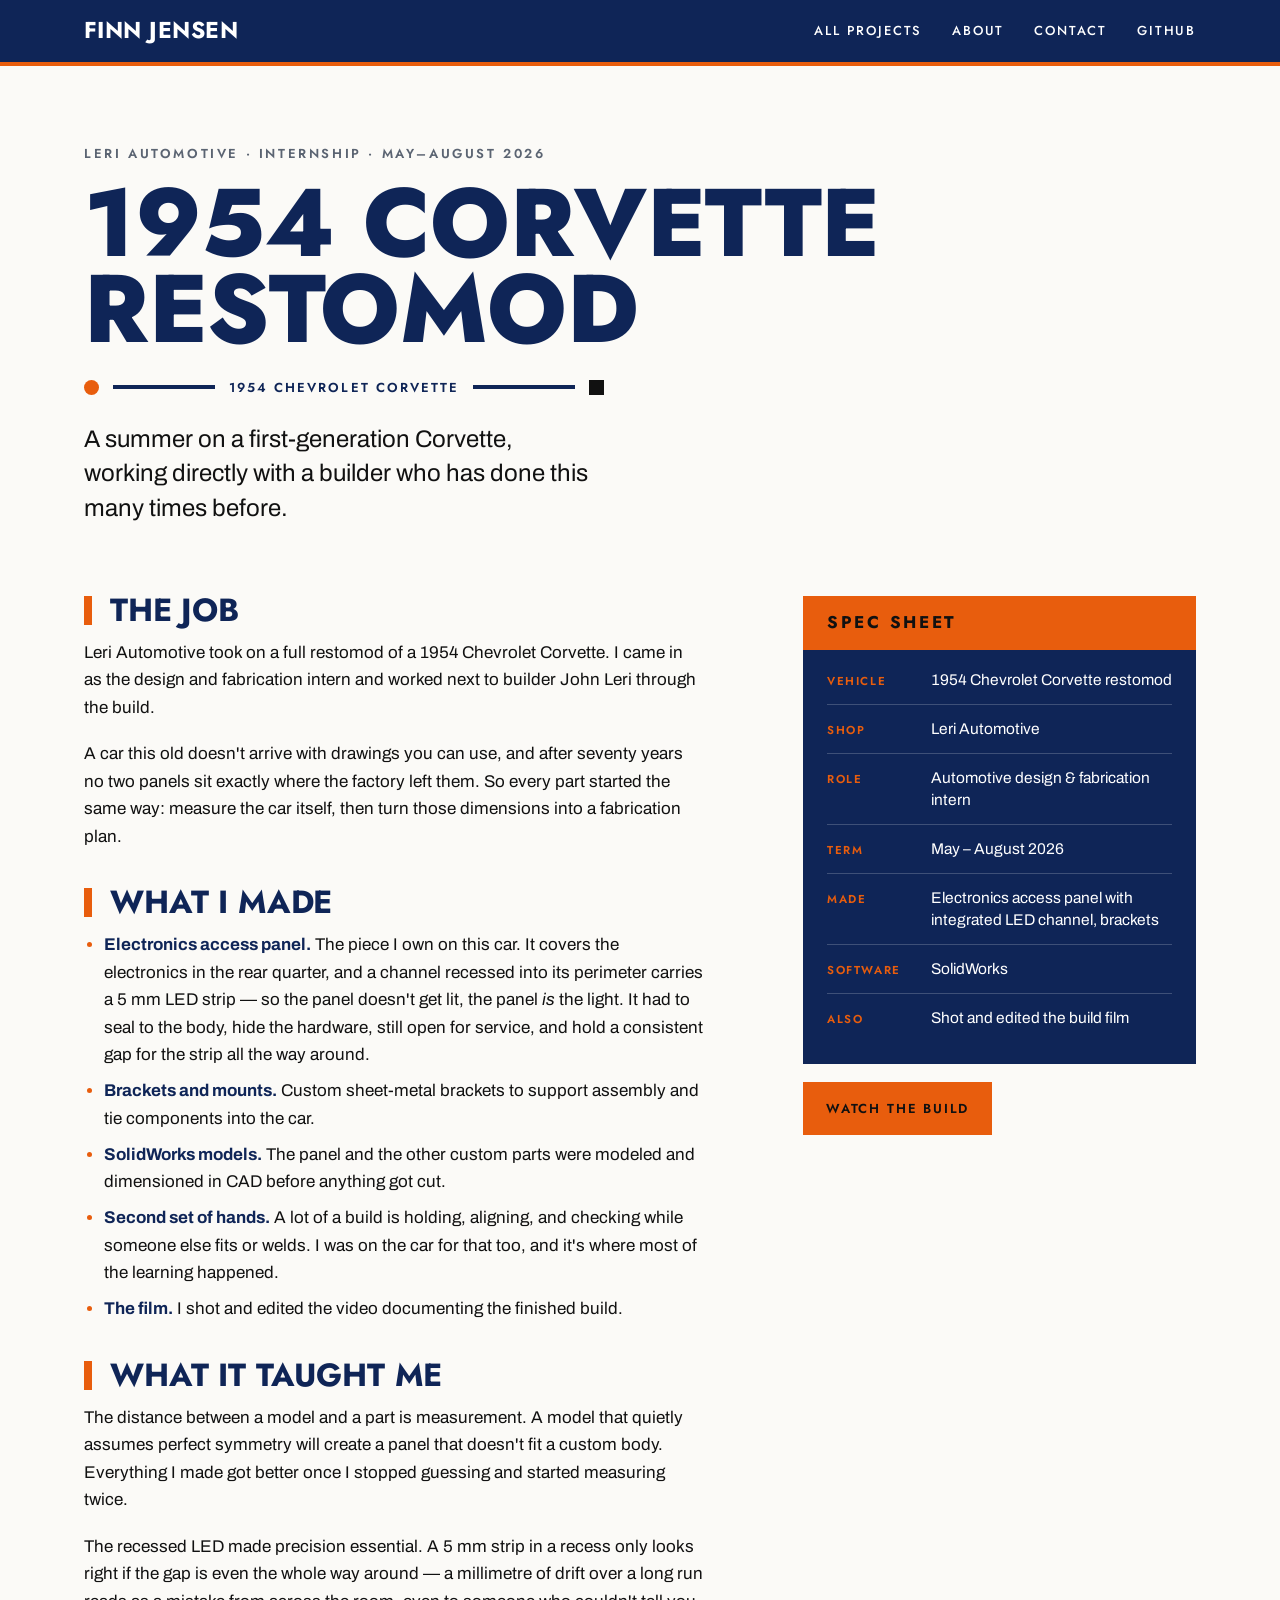
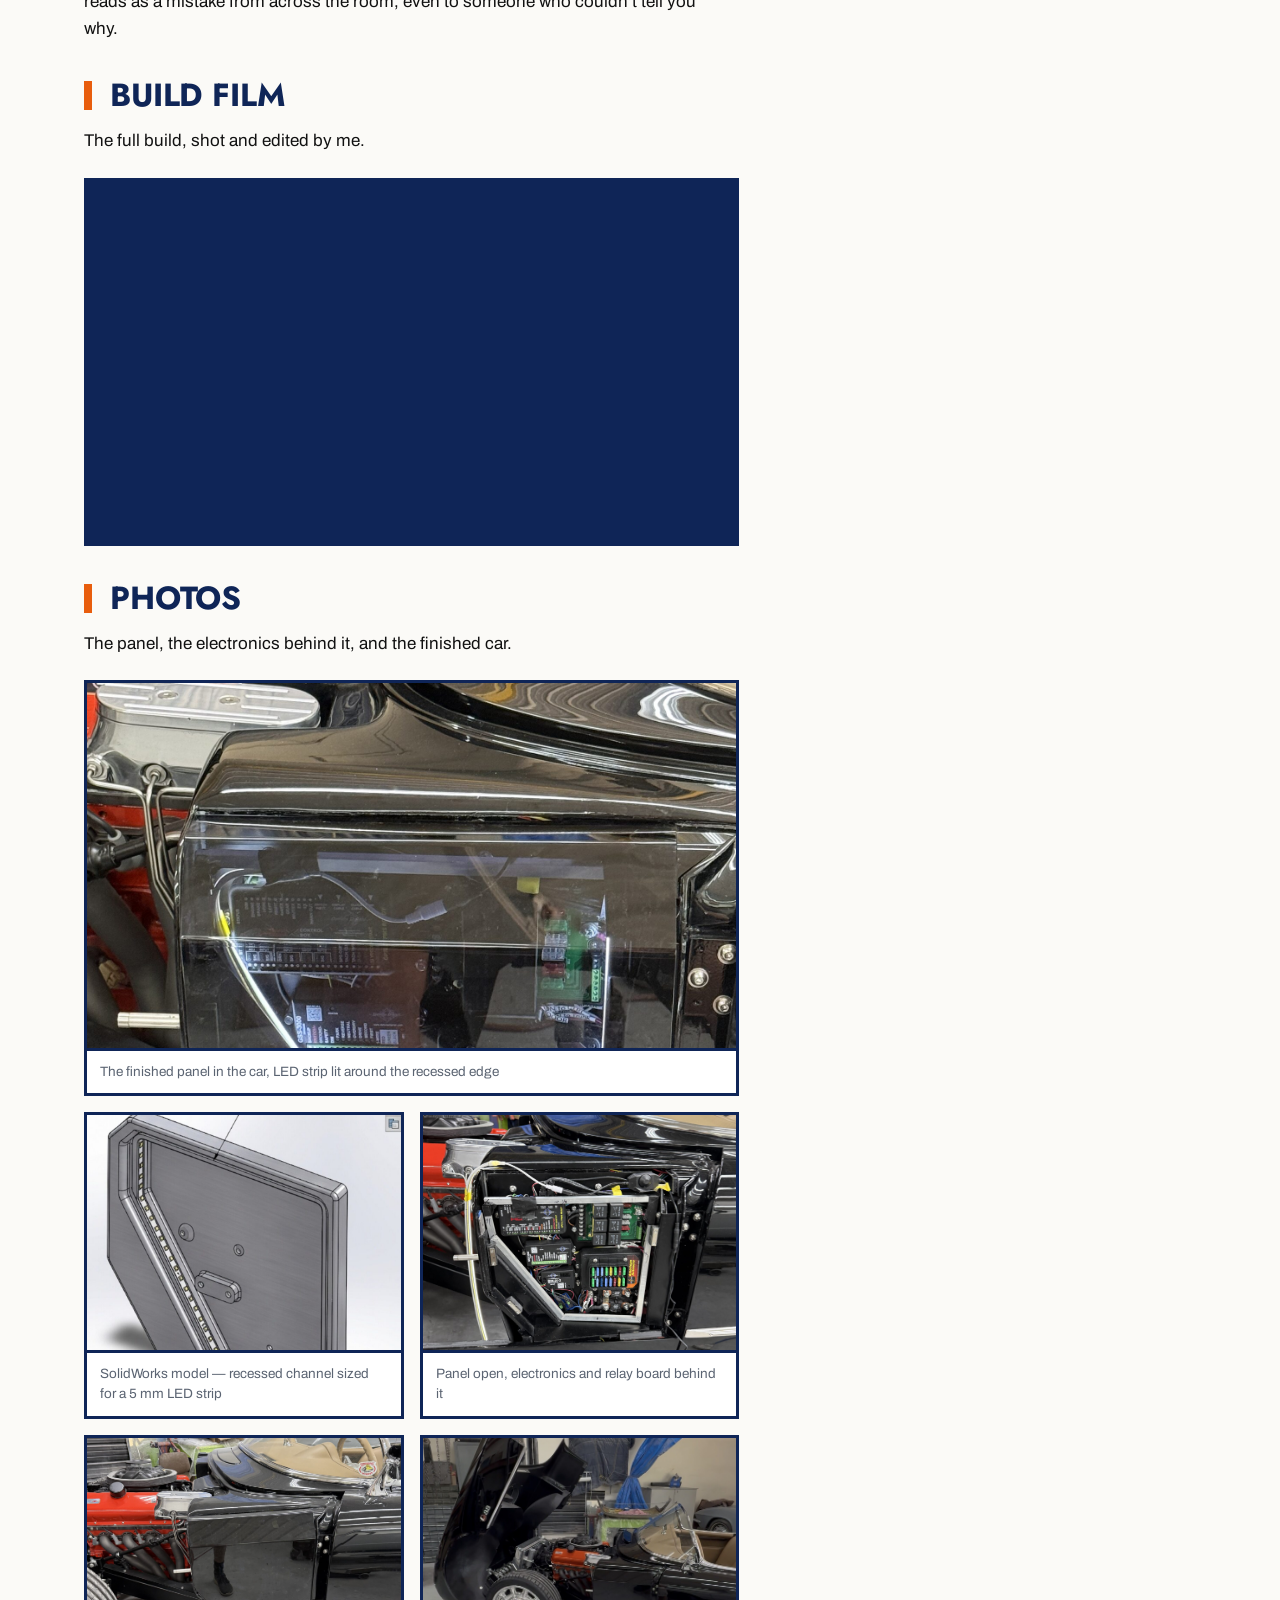
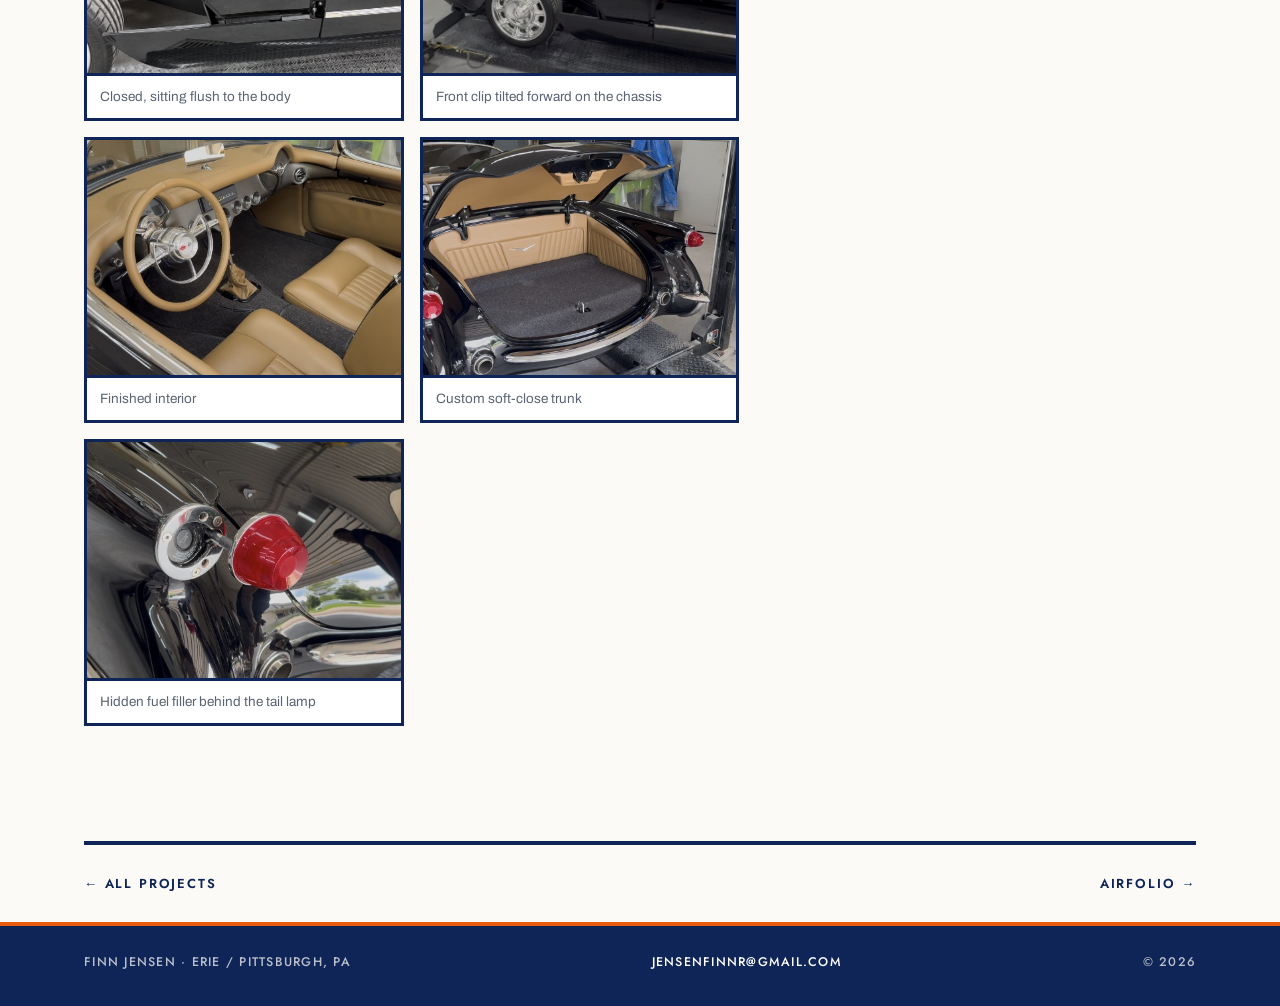
<file: projects/corvette-1954.html>
<!DOCTYPE html>
<html lang="en">
<head>
<meta charset="utf-8">
<meta name="viewport" content="width=device-width, initial-scale=1">
<title>1954 Corvette Restomod — Finn Jensen</title>
<meta name="description" content="Design and fabrication internship at Leri Automotive: a sheet-metal electronics access panel with an integrated LED strip channel for a 1954 Chevrolet Corvette restomod.">
<link rel="icon" href="../assets/favicon.svg" type="image/svg+xml">
<link rel="preconnect" href="https://fonts.googleapis.com">
<link rel="preconnect" href="https://fonts.gstatic.com" crossorigin>
<link href="https://fonts.googleapis.com/css2?family=Jost:wght@400;500;600;700;800&display=swap" rel="stylesheet">
<link href="https://fonts.googleapis.com/css2?family=Archivo:wght@400;500;600&display=swap" rel="stylesheet">
<link rel="stylesheet" href="../assets/css/site.css">
</head>

<body data-root="../">
<a class="skip" href="#main">Skip to content</a>

<header class="topbar">
  <div class="shell topbar__in">
    <a class="mark" href="../">Finn Jensen</a>
    <nav class="navlinks" aria-label="Sections">
      <a href="../#projects">All projects</a>
      <a href="../#about" class="navlinks__hide">About</a>
      <a href="../#contact">Contact</a>
      <a href="https://github.com/jensenfinnr" rel="me noopener">GitHub</a>
    </nav>
  </div>
</header>

<main id="main">

  <section class="detail-hero">
    <div class="shell">
      <p class="eyebrow">Leri Automotive &middot; Internship &middot; May&ndash;August 2026</p>
      <h1 class="detail-hero__title">1954 Corvette<br>Restomod</h1>
      <div class="dim dim--tight">
        <span class="dim__tick"></span>
        <span class="dim__rule"></span>
        <span class="dim__label">1954 Chevrolet Corvette</span>
        <span class="dim__rule"></span>
        <span class="dim__tick"></span>
      </div>
      <p class="lede mt-2">A summer on a first-generation Corvette, working directly with a builder who has done this many times before.</p>
    </div>
  </section>

  <div class="shell detail">
    <div>
      <div class="prose">
        <h2 class="h3-sub">The job</h2>
        <p>Leri Automotive took on a full restomod of a 1954 Chevrolet Corvette. I came in as the design and fabrication intern and worked next to builder John Leri through the build.</p>
        <p>A car this old doesn't arrive with drawings you can use, and after seventy years no two panels sit exactly where the factory left them. So every part started the same way: measure the car itself, then turn those dimensions into a fabrication plan.</p>

        <h2 class="h3-sub">What I made</h2>
        <ul>
          <li><strong>Electronics access panel.</strong> The piece I own on this car. It covers the electronics in the rear quarter, and a channel recessed into its perimeter carries a 5&nbsp;mm LED strip &mdash; so the panel doesn't get lit, the panel <em>is</em> the light. It had to seal to the body, hide the hardware, still open for service, and hold a consistent gap for the strip all the way around.</li>
          <li><strong>Brackets and mounts.</strong> Custom sheet-metal brackets to support assembly and tie components into the car.</li>
          <li><strong>SolidWorks models.</strong> The panel and the other custom parts were modeled and dimensioned in CAD before anything got cut.</li>
          <li><strong>Second set of hands.</strong> A lot of a build is holding, aligning, and checking while someone else fits or welds. I was on the car for that too, and it's where most of the learning happened.</li>
          <li><strong>The film.</strong> I shot and edited the video documenting the finished build.</li>
        </ul>

        <h2 class="h3-sub">What it taught me</h2>
        <p>The distance between a model and a part is measurement. A model that quietly assumes perfect symmetry will create a panel that doesn't fit a custom body. Everything I made got better once I stopped guessing and started measuring twice.</p>
        <p>The recessed LED made precision essential. A 5&nbsp;mm strip in a recess only looks right if the gap is even the whole way around &mdash; a millimetre of drift over a long run reads as a mistake from across the room, even to someone who couldn't tell you why.</p>
      </div>

      <h2 class="h3-sub">Build film</h2>
      <p class="prose">The full build, shot and edited by me.</p>
      <div class="video">
        <iframe
          src="https://www.youtube-nocookie.com/embed/Jm3L-p5H37w"
          title="1954 Corvette restomod build film"
          loading="lazy"
          allow="accelerometer; autoplay; clipboard-write; encrypted-media; gyroscope; picture-in-picture"
          allowfullscreen></iframe>
      </div>

      <h2 class="h3-sub">Photos</h2>
      <p class="prose">The panel, the electronics behind it, and the finished car.</p>
      <div class="gallery" data-gallery="corvette-1954"></div>
    </div>

    <aside class="detail__aside">
      <div class="plate">
        <p class="plate__title">Spec sheet</p>
        <dl class="spec">
          <div class="spec__row"><dt>Vehicle</dt><dd>1954 Chevrolet Corvette restomod</dd></div>
          <div class="spec__row"><dt>Shop</dt><dd>Leri Automotive</dd></div>
          <div class="spec__row"><dt>Role</dt><dd>Automotive design &amp; fabrication intern</dd></div>
          <div class="spec__row"><dt>Term</dt><dd>May &ndash; August 2026</dd></div>
          <div class="spec__row"><dt>Made</dt><dd>Electronics access panel with integrated LED channel, brackets</dd></div>
          <div class="spec__row"><dt>Software</dt><dd>SolidWorks</dd></div>
          <div class="spec__row"><dt>Also</dt><dd>Shot and edited the build film</dd></div>
        </dl>
      </div>
      <div class="btnrow mt-1">
        <a class="btn btn--signal" href="https://www.youtube.com/watch?v=Jm3L-p5H37w" rel="noopener">Watch the build</a>
      </div>
    </aside>
  </div>

  <div class="shell">
    <nav class="pager" aria-label="Project navigation">
      <a href="../#projects">&larr; All projects</a>
      <a href="airfolio.html">Airfolio &rarr;</a>
    </nav>
  </div>

</main>

<footer class="footer">
  <div class="shell footer__in">
    <span>Finn Jensen &middot; Erie / Pittsburgh, PA</span>
    <span><a href="mailto:jensenfinnr@gmail.com">jensenfinnr@gmail.com</a></span>
    <span>&copy; <span data-year>2026</span></span>
  </div>
</footer>

<script src="../assets/js/media.js"></script>
<script src="../assets/js/site.js"></script>
</body>
</html>
</file>
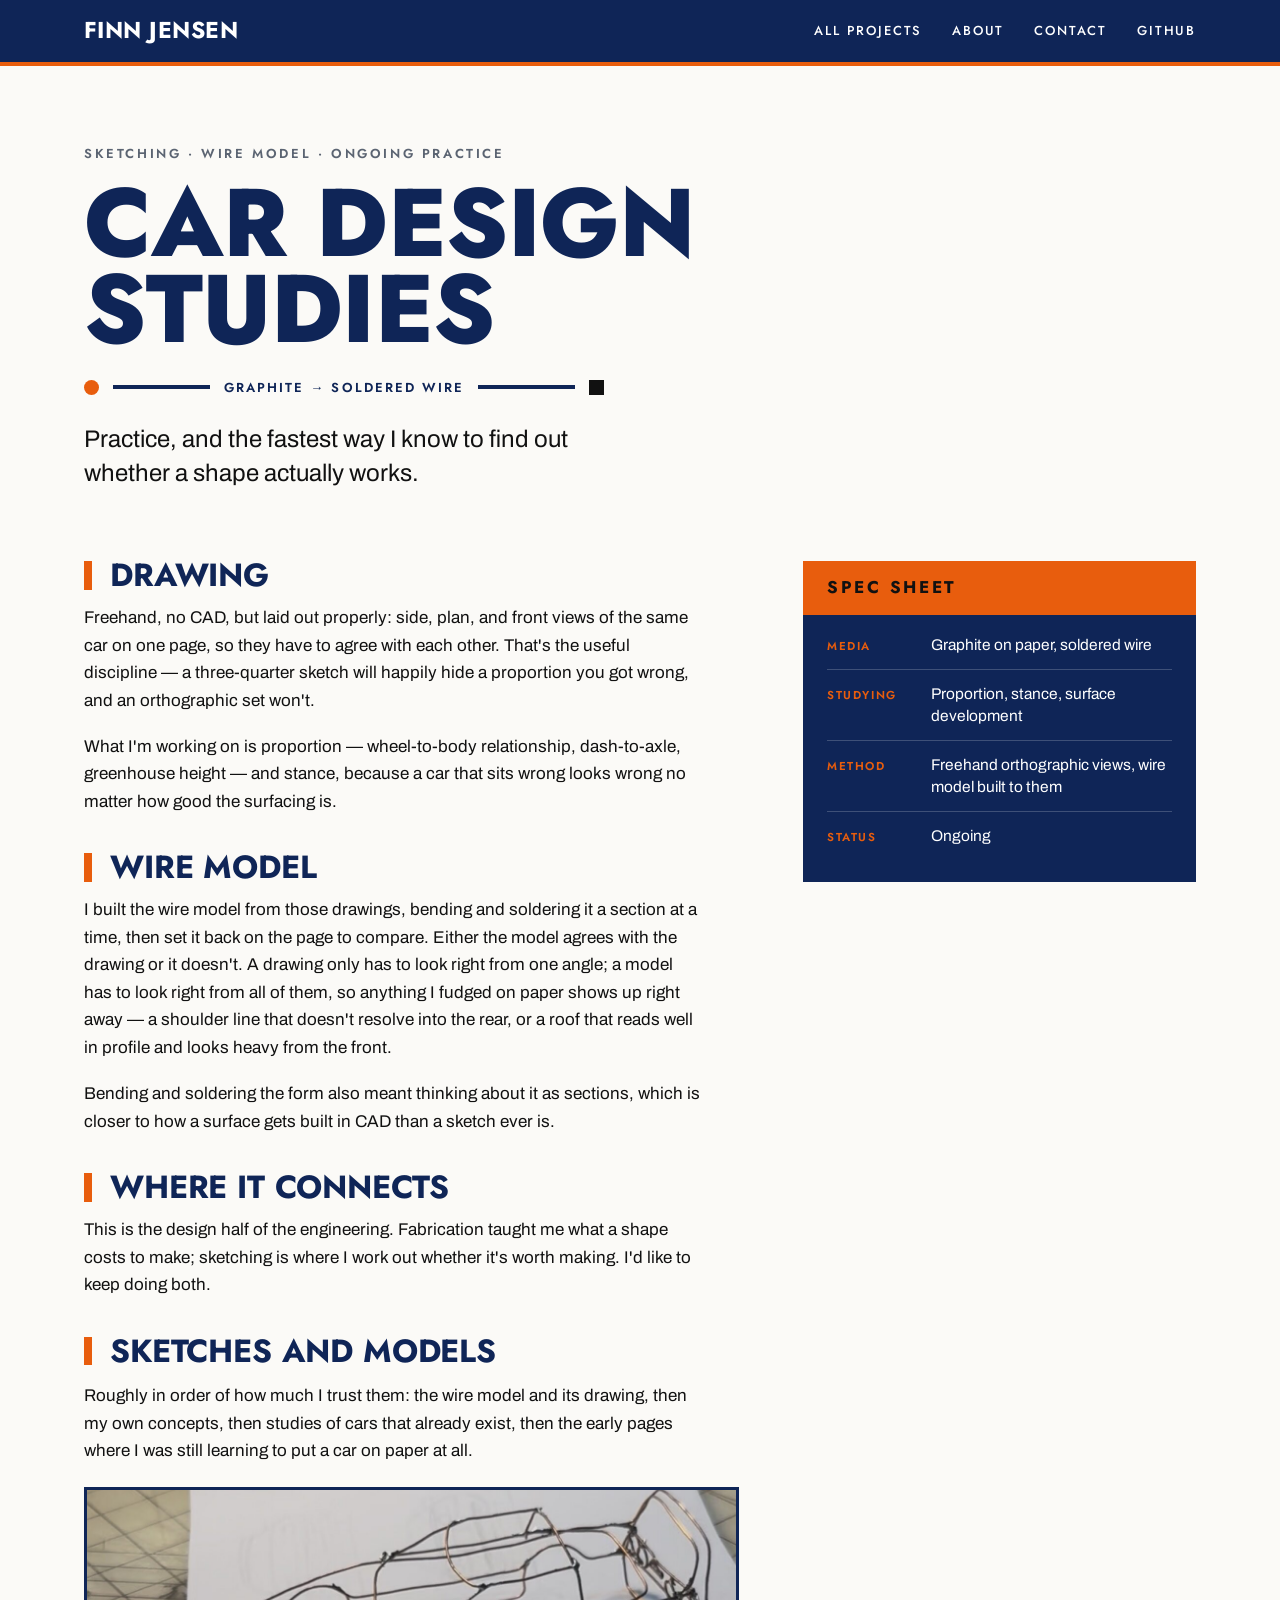
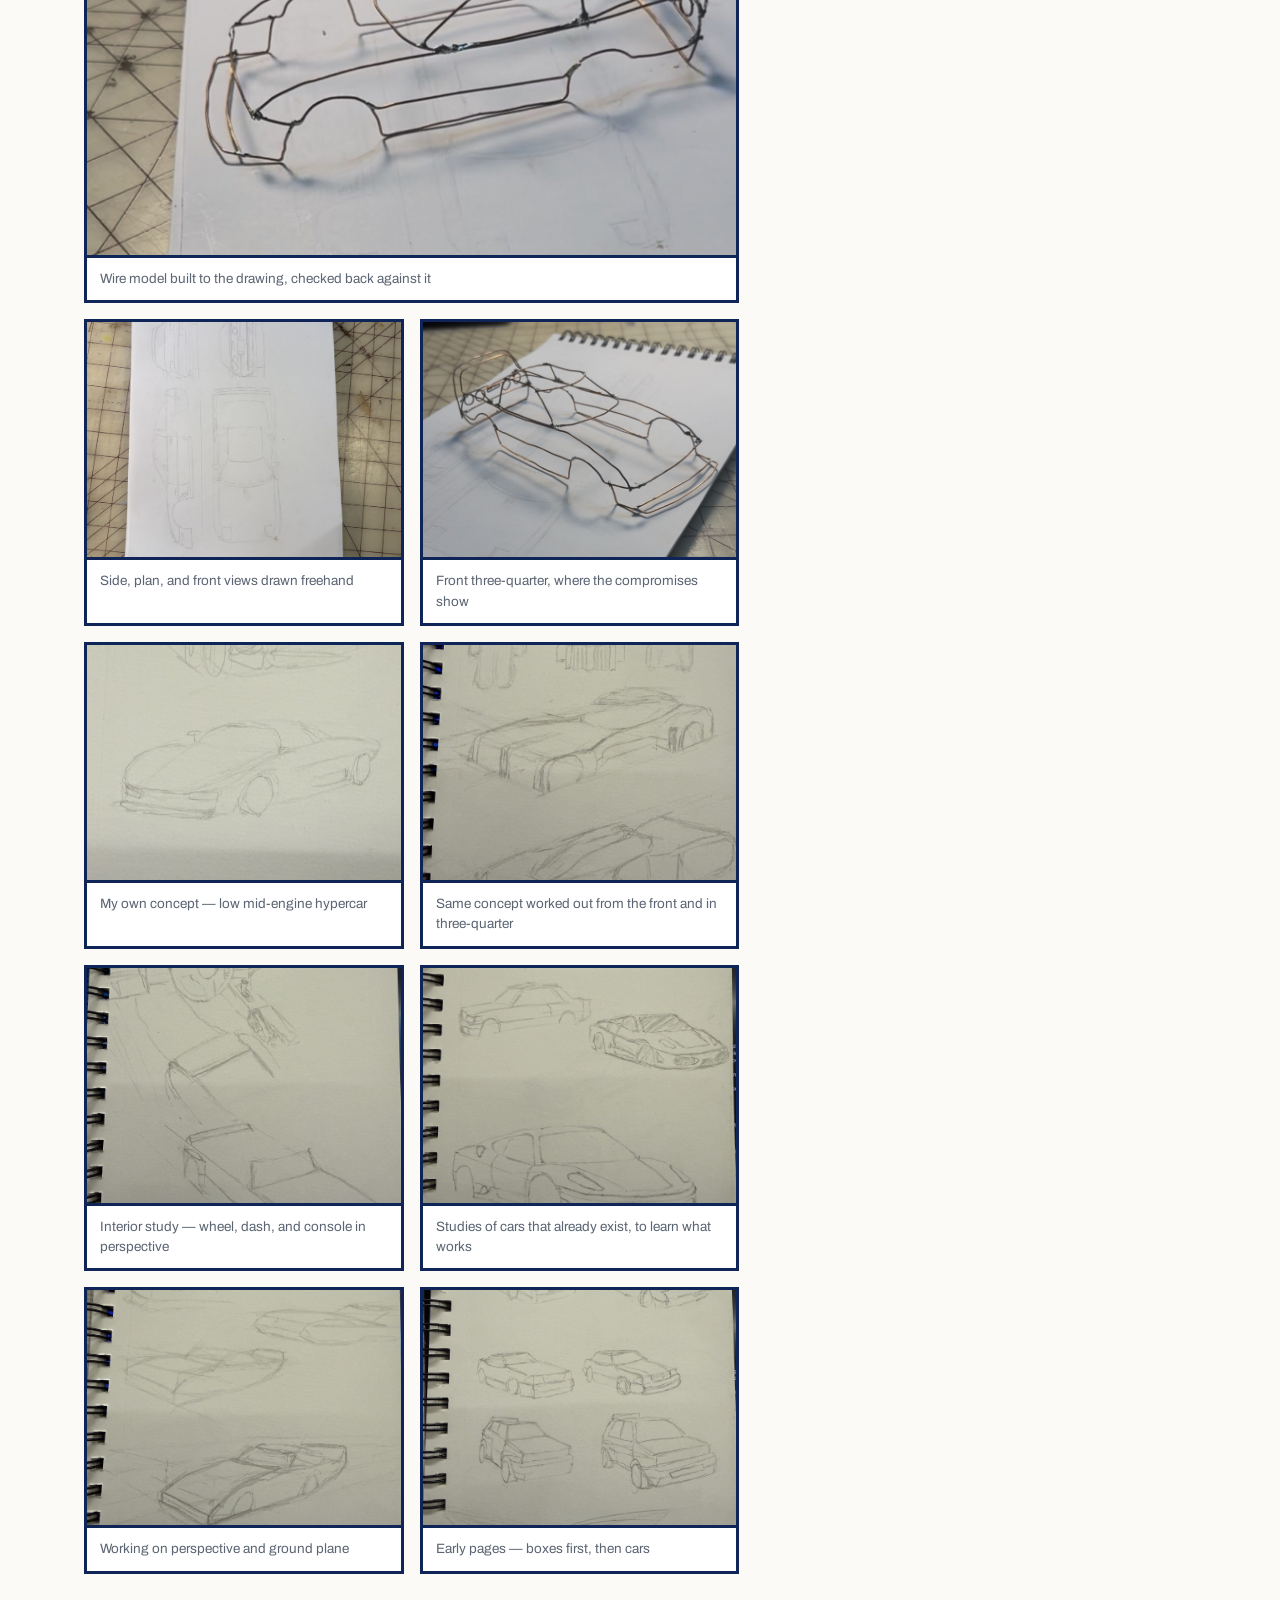
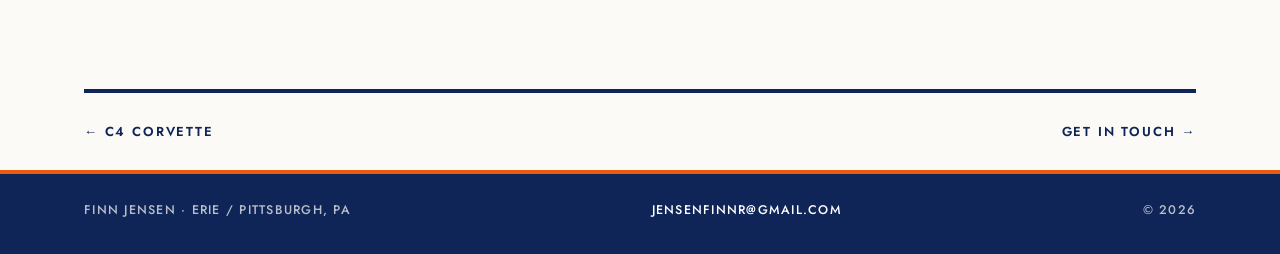
<file: projects/design-studies.html>
<!DOCTYPE html>
<html lang="en">
<head>
<meta charset="utf-8">
<meta name="viewport" content="width=device-width, initial-scale=1">
<title>Car Design Studies — Finn Jensen</title>
<meta name="description" content="Freehand orthographic car drawings and a hand-soldered wire model built to them, used as practice for proportion, stance, and surface development.">
<link rel="icon" href="../assets/favicon.svg" type="image/svg+xml">
<link rel="preconnect" href="https://fonts.googleapis.com">
<link rel="preconnect" href="https://fonts.gstatic.com" crossorigin>
<link href="https://fonts.googleapis.com/css2?family=Jost:wght@400;500;600;700;800&display=swap" rel="stylesheet">
<link href="https://fonts.googleapis.com/css2?family=Archivo:wght@400;500;600&display=swap" rel="stylesheet">
<link rel="stylesheet" href="../assets/css/site.css">
</head>

<body data-root="../">
<a class="skip" href="#main">Skip to content</a>

<header class="topbar">
  <div class="shell topbar__in">
    <a class="mark" href="../">Finn Jensen</a>
    <nav class="navlinks" aria-label="Sections">
      <a href="../#projects">All projects</a>
      <a href="../#about" class="navlinks__hide">About</a>
      <a href="../#contact">Contact</a>
      <a href="https://github.com/jensenfinnr" rel="me noopener">GitHub</a>
    </nav>
  </div>
</header>

<main id="main">

  <section class="detail-hero">
    <div class="shell">
      <p class="eyebrow">Sketching &middot; Wire model &middot; Ongoing practice</p>
      <h1 class="detail-hero__title">Car Design<br>Studies</h1>
      <div class="dim dim--tight">
        <span class="dim__tick"></span>
        <span class="dim__rule"></span>
        <span class="dim__label">Graphite &rarr; soldered wire</span>
        <span class="dim__rule"></span>
        <span class="dim__tick"></span>
      </div>
      <p class="lede mt-2">Practice, and the fastest way I know to find out whether a shape actually works.</p>
    </div>
  </section>

  <div class="shell detail">
    <div>
      <div class="prose">
        <h2 class="h3-sub">Drawing</h2>
        <p>Freehand, no CAD, but laid out properly: side, plan, and front views of the same car on one page, so they have to agree with each other. That's the useful discipline &mdash; a three-quarter sketch will happily hide a proportion you got wrong, and an orthographic set won't.</p>
        <p>What I'm working on is proportion &mdash; wheel-to-body relationship, dash-to-axle, greenhouse height &mdash; and stance, because a car that sits wrong looks wrong no matter how good the surfacing is.</p>

        <h2 class="h3-sub">Wire model</h2>
        <p>I built the wire model from those drawings, bending and soldering it a section at a time, then set it back on the page to compare. Either the model agrees with the drawing or it doesn't. A drawing only has to look right from one angle; a model has to look right from all of them, so anything I fudged on paper shows up right away &mdash; a shoulder line that doesn't resolve into the rear, or a roof that reads well in profile and looks heavy from the front.</p>
        <p>Bending and soldering the form also meant thinking about it as sections, which is closer to how a surface gets built in CAD than a sketch ever is.</p>

        <h2 class="h3-sub">Where it connects</h2>
        <p>This is the design half of the engineering. Fabrication taught me what a shape costs to make; sketching is where I work out whether it's worth making. I'd like to keep doing both.</p>
      </div>

      <h2 class="h3-sub">Sketches and models</h2>
      <p class="prose">Roughly in order of how much I trust them: the wire model and its drawing, then my own concepts, then studies of cars that already exist, then the early pages where I was still learning to put a car on paper at all.</p>
      <div class="gallery" data-gallery="design-studies"></div>
    </div>

    <aside class="detail__aside">
      <div class="plate">
        <p class="plate__title">Spec sheet</p>
        <dl class="spec">
          <div class="spec__row"><dt>Media</dt><dd>Graphite on paper, soldered wire</dd></div>
          <div class="spec__row"><dt>Studying</dt><dd>Proportion, stance, surface development</dd></div>
          <div class="spec__row"><dt>Method</dt><dd>Freehand orthographic views, wire model built to them</dd></div>
          <div class="spec__row"><dt>Status</dt><dd>Ongoing</dd></div>
        </dl>
      </div>
    </aside>
  </div>

  <div class="shell">
    <nav class="pager" aria-label="Project navigation">
      <a href="c4-corvette.html">&larr; C4 Corvette</a>
      <a href="../#contact">Get in touch &rarr;</a>
    </nav>
  </div>

</main>

<footer class="footer">
  <div class="shell footer__in">
    <span>Finn Jensen &middot; Erie / Pittsburgh, PA</span>
    <span><a href="mailto:jensenfinnr@gmail.com">jensenfinnr@gmail.com</a></span>
    <span>&copy; <span data-year>2026</span></span>
  </div>
</footer>

<script src="../assets/js/media.js"></script>
<script src="../assets/js/site.js"></script>
</body>
</html>
</file>
<file: assets/css/site.css>
/* ==========================================================================
   Finn Jensen — portfolio
   Bauhaus: navy, white, black, orange. Flat blocks, thick rules, geometric
   primitives (circle / square / triangle) as the structural marks.
   Display: Jost (geometric sans). Body: Archivo.
   ========================================================================== */

:root {
  --navy:       #0f2557;
  --navy-deep:  #081737;
  --orange:     #e85d0d;
  --orange-hot: #cf4f06;
  --ink:        #111111;
  --white:      #fbfaf7;
  --paper:      #ffffff;
  --grey:       #5b6472;
  --line:       #d9d6ce;

  --font-display: "Jost", "Futura", "Century Gothic", sans-serif;
  --font-body:    "Archivo", "Helvetica Neue", Arial, sans-serif;
  --font-util:    "Jost", "Futura", "Century Gothic", sans-serif;

  --gut:  clamp(20px, 5vw, 64px);
  --band: clamp(64px, 9vw, 132px);
  --bar:  4px;
}

*, *::before, *::after { box-sizing: border-box; }

html { -webkit-text-size-adjust: 100%; scroll-behavior: smooth; }

body {
  margin: 0;
  background: var(--white);
  color: var(--ink);
  font-family: var(--font-body);
  font-size: 17px;
  line-height: 1.62;
  -webkit-font-smoothing: antialiased;
}

.shell {
  position: relative;
  z-index: 1;
  width: 100%;
  max-width: 1240px;
  margin: 0 auto;
  padding: 0 var(--gut);
}

img { max-width: 100%; display: block; }

a { color: var(--orange-hot); text-decoration: none; }
a:hover { text-decoration: underline; text-decoration-thickness: 2px; text-underline-offset: 3px; }

:focus-visible { outline: 3px solid var(--orange); outline-offset: 3px; }

.skip {
  position: absolute; left: -9999px; top: 0; z-index: 99;
  background: var(--navy); color: var(--paper);
  padding: 10px 16px;
  font-family: var(--font-util); font-size: 13px;
  letter-spacing: 0.12em; text-transform: uppercase;
}
.skip:focus { left: 8px; top: 8px; }

/* ---------- type --------------------------------------------------------- */

h1, h2, h3 {
  font-family: var(--font-display);
  font-weight: 700;
  text-transform: uppercase;
  letter-spacing: -0.005em;
  line-height: 0.9;
  margin: 0;
  color: var(--navy);
}

.eyebrow {
  font-family: var(--font-util);
  font-size: 13px; font-weight: 600;
  letter-spacing: 0.2em; text-transform: uppercase;
  color: var(--grey);
  margin: 0;
}

.lede { font-size: clamp(19px, 2.1vw, 24px); line-height: 1.45; max-width: 36ch; }

.prose { max-width: 62ch; }
.prose p { margin: 0 0 1.1em; }
.prose p:last-child { margin-bottom: 0; }
.prose ul { margin: 0 0 1.1em; padding-left: 1.2em; }
.prose li { margin-bottom: 0.5em; }
.prose li::marker { color: var(--orange); }
.prose strong { color: var(--navy); }

/* ---------- geometric marker rule (signature) ---------------------------- */
/* markup: tick, rule, label, rule, tick — circle and square bookend a bar */

.dim { display: flex; align-items: center; gap: 14px; width: 100%; }

.dim__tick { flex: 0 0 auto; width: 15px; height: 15px; }
.dim__tick:first-child { background: var(--orange); border-radius: 50%; }
.dim__tick:last-child  { background: var(--ink); }

.dim__rule { flex: 1 1 auto; height: var(--bar); background: var(--navy); }

.dim__label {
  flex: 0 0 auto;
  font-family: var(--font-util);
  font-size: 13px; font-weight: 600;
  letter-spacing: 0.16em; text-transform: uppercase;
  color: var(--navy);
  white-space: nowrap;
}

.dim--tight { max-width: 520px; }

/* spacing utilities */
.mt-1 { margin-top: 18px; }
.mt-2 { margin-top: 24px; }
.mt-3 { margin-top: 30px; }

/* ---------- top bar ------------------------------------------------------ */

.topbar {
  position: sticky; top: 0; z-index: 20;
  background: var(--navy);
  border-bottom: var(--bar) solid var(--orange);
}
.topbar__in {
  display: flex; align-items: center; justify-content: space-between;
  gap: 16px; min-height: 62px;
}

.mark {
  font-family: var(--font-display);
  font-size: 23px; font-weight: 700;
  text-transform: uppercase; letter-spacing: 0.02em;
  color: var(--paper);
}
.mark:hover { text-decoration: none; color: var(--orange); }

.navlinks {
  display: flex; align-items: center; gap: clamp(14px, 2.4vw, 30px);
  font-family: var(--font-util);
  font-size: 13px; font-weight: 500;
  letter-spacing: 0.14em; text-transform: uppercase;
}
.navlinks a { color: var(--paper); }
.navlinks a:hover { color: var(--orange); text-decoration: none; }

/* ---------- hero --------------------------------------------------------- */

.hero { padding: clamp(48px, 8vw, 104px) 0 var(--band); }

.hero__grid {
  display: grid;
  grid-template-columns: minmax(0, 1.35fr) minmax(0, 0.85fr);
  gap: clamp(28px, 5vw, 72px);
  align-items: end;
}

.hero__name {
  font-size: clamp(3.6rem, 13vw, 9rem);
  font-weight: 800;
  line-height: 0.84;
  margin: 16px 0 0;
}

/* flat orange block under the name */
.hero__bar {
  width: min(320px, 60%);
  height: 12px;
  background: var(--orange);
  margin: 26px 0 0;
}

.hero__thesis {
  font-size: clamp(20px, 2.4vw, 27px);
  line-height: 1.35; max-width: 30ch;
  margin: 26px 0 0; font-weight: 500;
  color: var(--ink);
}

/* ---------- plate (build sheet, toolkit) --------------------------------- */

.plate { background: var(--navy); color: var(--paper); }

.plate__title {
  font-family: var(--font-display);
  font-size: 17px; font-weight: 700;
  letter-spacing: 0.16em; text-transform: uppercase;
  color: var(--ink); background: var(--orange);
  margin: 0; padding: 13px 24px;
}

.spec { margin: 0; padding: 6px 24px 22px; font-variant-numeric: tabular-nums; }
.spec__row {
  display: grid; grid-template-columns: 88px minmax(0, 1fr);
  gap: 16px; padding: 13px 0;
  border-bottom: 1px solid rgba(251, 250, 247, 0.2);
}
.spec__row:last-child { border-bottom: 0; }
.spec dt {
  font-family: var(--font-util);
  font-size: 11.5px; font-weight: 600;
  letter-spacing: 0.14em; text-transform: uppercase;
  color: var(--orange); padding-top: 3px;
}
.spec dd { margin: 0; font-size: 15.5px; line-height: 1.42; color: var(--paper); }

/* ---------- sections ----------------------------------------------------- */

.band { padding: var(--band) 0; }
.band--flush { padding-top: 0; }

.sec-head { margin-bottom: clamp(30px, 4vw, 54px); }
.sec-head__title {
  display: flex; align-items: center; gap: 20px;
  font-size: clamp(2.6rem, 6vw, 4.4rem); font-weight: 800;
  margin-bottom: 20px;
}
.sec-head__title::before {
  content: ""; flex: 0 0 auto;
  width: clamp(20px, 2.4vw, 30px); height: clamp(20px, 2.4vw, 30px);
  background: var(--orange);
}
.sec-head__sub { max-width: 56ch; margin: 18px 0 0; color: var(--grey); }

/* ---------- project rows ------------------------------------------------- */

.projects { display: flex; flex-direction: column; }

.proj {
  display: grid;
  grid-template-columns: minmax(0, 1.06fr) minmax(0, 1fr);
  gap: clamp(24px, 4vw, 56px);
  align-items: center;
  padding: clamp(34px, 5vw, 58px) 0;
  border-top: var(--bar) solid var(--navy);
}
.proj:last-child { border-bottom: var(--bar) solid var(--navy); }

.proj--flip .proj__media { order: 2; }

.proj__media {
  position: relative;
  background: var(--paper);
  border: 3px solid var(--navy);
  aspect-ratio: 4 / 3;
  overflow: hidden;
  box-shadow: 14px 14px 0 var(--navy);
}
.proj--flip .proj__media { box-shadow: 14px 14px 0 var(--orange); }
.proj__media img {
  width: 100%; height: 100%; object-fit: cover;
  transition: transform 700ms cubic-bezier(0.2, 0.7, 0.3, 1);
}
.proj:hover .proj__media img { transform: scale(1.03); }

/* orange disc appears on hover */
.proj__media::after {
  content: "";
  position: absolute; bottom: 12px; right: 12px;
  width: 30px; height: 30px; border-radius: 50%;
  background: var(--orange);
  opacity: 0; transform: scale(0.6);
  transition: opacity 260ms ease, transform 260ms cubic-bezier(0.16, 0.84, 0.44, 1);
  pointer-events: none; z-index: 2;
}
.proj:hover .proj__media::after { opacity: 1; transform: scale(1); }

.proj__tag {
  font-family: var(--font-util);
  font-size: 12.5px; font-weight: 600;
  letter-spacing: 0.16em; text-transform: uppercase;
  color: var(--orange-hot);
  margin: 0 0 14px;
}

.proj__title { font-size: clamp(2.1rem, 4.4vw, 3.2rem); font-weight: 800; margin-bottom: 16px; }
.proj__title a { color: var(--navy); }
.proj:hover .proj__title a { color: var(--orange-hot); }
.proj__title a:hover { text-decoration: none; }

.proj__body { margin: 0 0 22px; max-width: 52ch; }

.proj__facts {
  display: flex; flex-wrap: wrap; gap: 8px;
  margin: 0 0 24px; padding: 0; list-style: none;
}
.proj__facts li {
  font-family: var(--font-util);
  font-size: 11.5px; font-weight: 600;
  letter-spacing: 0.12em; text-transform: uppercase;
  color: var(--navy);
  border: 2px solid var(--navy);
  padding: 5px 10px;
}

/* ---------- buttons (flat blocks) --------------------------------------- */

.btn {
  display: inline-flex; align-items: center; gap: 10px;
  font-family: var(--font-util);
  font-size: 13px; font-weight: 600;
  letter-spacing: 0.14em; text-transform: uppercase;
  padding: 13px 20px;
  border: 3px solid var(--navy);
  background: var(--paper); color: var(--navy);
  transition: background 160ms ease, color 160ms ease, border-color 160ms ease;
}
.btn:hover { background: var(--navy); color: var(--paper); text-decoration: none; }

.btn--signal { background: var(--orange); border-color: var(--orange); color: var(--ink); }
.btn--signal:hover { background: var(--ink); border-color: var(--ink); color: var(--paper); }

.btn__arrow { transition: transform 160ms ease; }
.btn:hover .btn__arrow { transform: translateX(4px); }

.btnrow { display: flex; flex-wrap: wrap; gap: 12px; }

/* ---------- navy band (side work) --------------------------------------- */

.dark { background: var(--navy); color: var(--paper); }
.dark h2, .dark h3 { color: var(--paper); }
.dark .eyebrow, .dark .sec-head__sub { color: rgba(251, 250, 247, 0.66); }
.dark .dim__rule { background: var(--paper); }
.dark .dim__tick:last-child { background: var(--paper); }
.dark .sec-head__title::before { background: var(--orange); }
.dark .dim__label { color: var(--paper); }
.dark a { color: #ffb37a; }

.sidework {
  display: grid;
  grid-template-columns: repeat(auto-fit, minmax(240px, 1fr));
  gap: 3px;
  background: rgba(251, 250, 247, 0.28);
  border: 3px solid rgba(251, 250, 247, 0.28);
}
.sidework__cell { background: var(--navy); padding: 26px; }
/* one cell breaks to orange — asymmetric colour blocking */
.sidework__cell:nth-child(2) { background: var(--orange); }
.sidework__cell:nth-child(2) .sidework__num { color: var(--navy); }
.sidework__cell:nth-child(2) .sidework__label { color: rgba(17, 17, 17, 0.7); }
.sidework__cell:nth-child(2) p { color: var(--ink); }
.sidework__num {
  display: block;
  font-family: var(--font-display);
  font-size: 2.7rem; font-weight: 800; line-height: 1;
  text-transform: uppercase; letter-spacing: -0.01em;
  color: var(--orange);
  margin-bottom: 8px;
}
.sidework__label {
  font-family: var(--font-util);
  font-size: 12px; font-weight: 600;
  letter-spacing: 0.16em; text-transform: uppercase;
  color: rgba(251, 250, 247, 0.66);
  margin: 0 0 14px;
}
.sidework__cell p { margin: 0; font-size: 15.5px; color: rgba(251, 250, 247, 0.9); }

/* ---------- about -------------------------------------------------------- */

.about {
  display: grid;
  grid-template-columns: minmax(0, 1.15fr) minmax(0, 0.85fr);
  gap: clamp(28px, 5vw, 64px);
  align-items: start;
}

/* headshot: shown at its own proportions, on a hard offset colour block */
.portrait { width: min(290px, 68%); margin: 0 0 44px 0; }
.portrait img {
  width: 100%; height: auto;
  border: 3px solid var(--navy);
  box-shadow: 16px 16px 0 var(--orange);
}

.kit { border-top: 10px solid var(--navy); padding-top: 22px; }

.kit__title {
  font-size: clamp(1.5rem, 2.6vw, 1.9rem);
  font-weight: 800;
  margin: 0 0 6px;
}

.kit__group { padding: 22px 0; border-bottom: 2px solid var(--line); }
.kit__group:last-child { border-bottom: 0; padding-bottom: 0; }

.kit__head {
  display: flex; align-items: center; gap: 12px;
  font-family: var(--font-util);
  font-size: 12px; font-weight: 600;
  letter-spacing: 0.16em; text-transform: uppercase;
  color: var(--navy);
  margin: 0 0 12px;
}
/* circle, square, triangle — the same three marks used across the site */
.kit__head::before { content: ""; flex: 0 0 auto; width: 14px; height: 14px; }
.kit__group--circle .kit__head::before { background: var(--orange); border-radius: 50%; }
.kit__group--square .kit__head::before { background: var(--navy); }
.kit__group--triangle .kit__head::before {
  width: 0; height: 0;
  border-left: 8px solid transparent;
  border-right: 8px solid transparent;
  border-bottom: 14px solid var(--ink);
}

.kit__list {
  margin: 0; padding: 0; list-style: none;
  display: flex; flex-wrap: wrap; align-items: center; gap: 12px;
}
.kit__list li {
  display: flex; align-items: center; gap: 12px;
  font-family: var(--font-body);
  font-size: 15.5px; color: var(--ink);
}
.kit__list li:not(:last-child)::after {
  content: ""; width: 5px; height: 5px; background: var(--orange);
}

/* ---------- contact / footer -------------------------------------------- */

.contact__name { font-size: clamp(2.8rem, 8.5vw, 6rem); font-weight: 800; margin: 20px 0 28px; }

.footer {
  background: var(--navy);
  border-top: var(--bar) solid var(--orange);
  padding: 26px 0 34px;
  font-family: var(--font-util);
  font-size: 12.5px; font-weight: 500;
  letter-spacing: 0.1em; text-transform: uppercase;
  color: rgba(251, 250, 247, 0.72);
}
.footer a { color: var(--paper); }
.footer__in { display: flex; flex-wrap: wrap; gap: 10px 24px; justify-content: space-between; }

/* ---------- project detail pages ---------------------------------------- */

.detail-hero { padding: clamp(40px, 6vw, 78px) 0 clamp(30px, 4vw, 46px); }
.detail-hero__title { font-size: clamp(2.8rem, 8.5vw, 6rem); font-weight: 800; margin: 16px 0 24px; }

.detail {
  display: grid;
  grid-template-columns: minmax(0, 1.25fr) minmax(0, 0.75fr);
  gap: clamp(28px, 5vw, 64px);
  align-items: start;
  padding-bottom: var(--band);
}
.detail__aside { position: sticky; top: 90px; }

.h3-sub {
  font-size: clamp(1.5rem, 2.6vw, 2rem);
  font-weight: 700;
  margin: 38px 0 14px;
  padding-left: 18px;
  border-left: 8px solid var(--orange);
}
.h3-sub:first-child { margin-top: 0; }

.video {
  position: relative; aspect-ratio: 16 / 9;
  background: var(--navy); border: 3px solid var(--navy);
  margin: 24px 0 0;
}
.video iframe { position: absolute; inset: 0; width: 100%; height: 100%; border: 0; }

.pager {
  display: flex; justify-content: space-between; gap: 16px;
  border-top: var(--bar) solid var(--navy);
  padding: 28px 0;
  font-family: var(--font-util);
  font-size: 13px; font-weight: 600;
  letter-spacing: 0.14em; text-transform: uppercase;
}
.pager a { color: var(--navy); }
.pager a:hover { color: var(--orange-hot); }

/* ---------- gallery ------------------------------------------------------ */

.gallery {
  display: grid;
  grid-template-columns: repeat(auto-fill, minmax(min(260px, 100%), 1fr));
  gap: 16px;
  margin-top: 22px;
}

.shot { margin: 0; background: var(--paper); border: 3px solid var(--navy); }
.shot__btn {
  display: block; width: 100%; padding: 0; border: 0; background: none;
  cursor: zoom-in; aspect-ratio: 4 / 3; overflow: hidden;
}
.shot__btn img {
  width: 100%; height: 100%; object-fit: cover;
  transition: transform 600ms cubic-bezier(0.2, 0.7, 0.3, 1);
}
.shot__btn:hover img { transform: scale(1.04); }
.shot figcaption {
  font-family: var(--font-body);
  font-size: 13.5px; line-height: 1.5;
  color: var(--grey);
  padding: 11px 13px;
  border-top: 3px solid var(--navy);
}

.shot--wide { grid-column: 1 / -1; }
.shot--wide .shot__btn { aspect-ratio: 16 / 9; }

/* empty / broken-image states */
.slot {
  display: flex; flex-direction: column; justify-content: center; gap: 7px;
  height: 100%; min-height: 150px; padding: 22px;
  text-align: left;
  font-family: var(--font-body);
  font-size: 13px; line-height: 1.55; color: var(--grey);
  background: repeating-linear-gradient(135deg,
    rgba(15, 37, 87, 0.07) 0 10px, transparent 10px 20px);
}
.slot strong {
  display: block;
  font-family: var(--font-util);
  font-size: 12.5px; font-weight: 600;
  letter-spacing: 0.14em; text-transform: uppercase; color: var(--navy);
}
.slot code {
  font-family: ui-monospace, Menlo, monospace;
  font-size: 12px; background: rgba(15, 37, 87, 0.09);
  padding: 1px 4px; word-break: break-all;
}

/* ---------- lightbox ----------------------------------------------------- */

.lightbox {
  position: fixed; inset: 0; z-index: 60;
  display: none; align-items: center; justify-content: center;
  padding: clamp(16px, 4vw, 48px);
  background: rgba(8, 23, 55, 0.96); /* var(--navy-deep) at 96% */
}
.lightbox.is-open { display: flex; }
.lightbox img {
  max-width: 100%; max-height: 78vh; object-fit: contain;
  border: 3px solid var(--paper);
}
.lightbox__cap {
  font-family: var(--font-body); font-size: 14px;
  color: rgba(251, 250, 247, 0.85);
  margin-top: 16px; text-align: center; max-width: 60ch;
}
.lightbox__close, .lightbox__nav {
  position: absolute;
  background: transparent; border: 3px solid var(--paper);
  color: var(--paper);
  font-family: var(--font-util); font-size: 17px; font-weight: 600;
  width: 46px; height: 46px; cursor: pointer; line-height: 1;
}
.lightbox__close:hover, .lightbox__nav:hover { background: var(--orange); border-color: var(--orange); color: var(--ink); }
.lightbox__close { top: 16px; right: 16px; }
.lightbox__nav--prev { left: 12px; top: 50%; transform: translateY(-50%); }
.lightbox__nav--next { right: 12px; top: 50%; transform: translateY(-50%); }
.lightbox__figure { margin: 0; display: flex; flex-direction: column; align-items: center; }

/* ---------- scroll reveal ------------------------------------------------ */

.reveal {
  opacity: 0; transform: translateY(14px);
  transition: opacity 620ms ease, transform 620ms cubic-bezier(0.16, 0.84, 0.44, 1);
}
.reveal.is-in { opacity: 1; transform: none; }

/* ---------- responsive --------------------------------------------------- */

@media (max-width: 900px) {
  .hero__grid, .about, .detail { grid-template-columns: 1fr; }
  .hero__grid { align-items: start; }
  .proj { grid-template-columns: 1fr; }
  .proj--flip .proj__media { order: 0; }
  .detail__aside { position: static; }
  .portrait { width: min(240px, 60%); }
}

@media (max-width: 620px) {
  body { font-size: 16px; }
  .navlinks .navlinks__hide { display: none; }
  .dim--tight { max-width: none; }
  .spec__row { grid-template-columns: 74px minmax(0, 1fr); gap: 12px; }
  .h3-sub { padding-left: 14px; border-left-width: 6px; }
}

@media (prefers-reduced-motion: reduce) {
  html { scroll-behavior: auto; }
  *, *::before, *::after {
    animation-duration: 0.001ms !important;
    animation-delay: 0ms !important;
    transition-duration: 0.001ms !important;
  }
  .reveal { opacity: 1; transform: none; }
}

@media print {
  .topbar, .lightbox { display: none; }
  body { background: #fff; }
}
</file>
